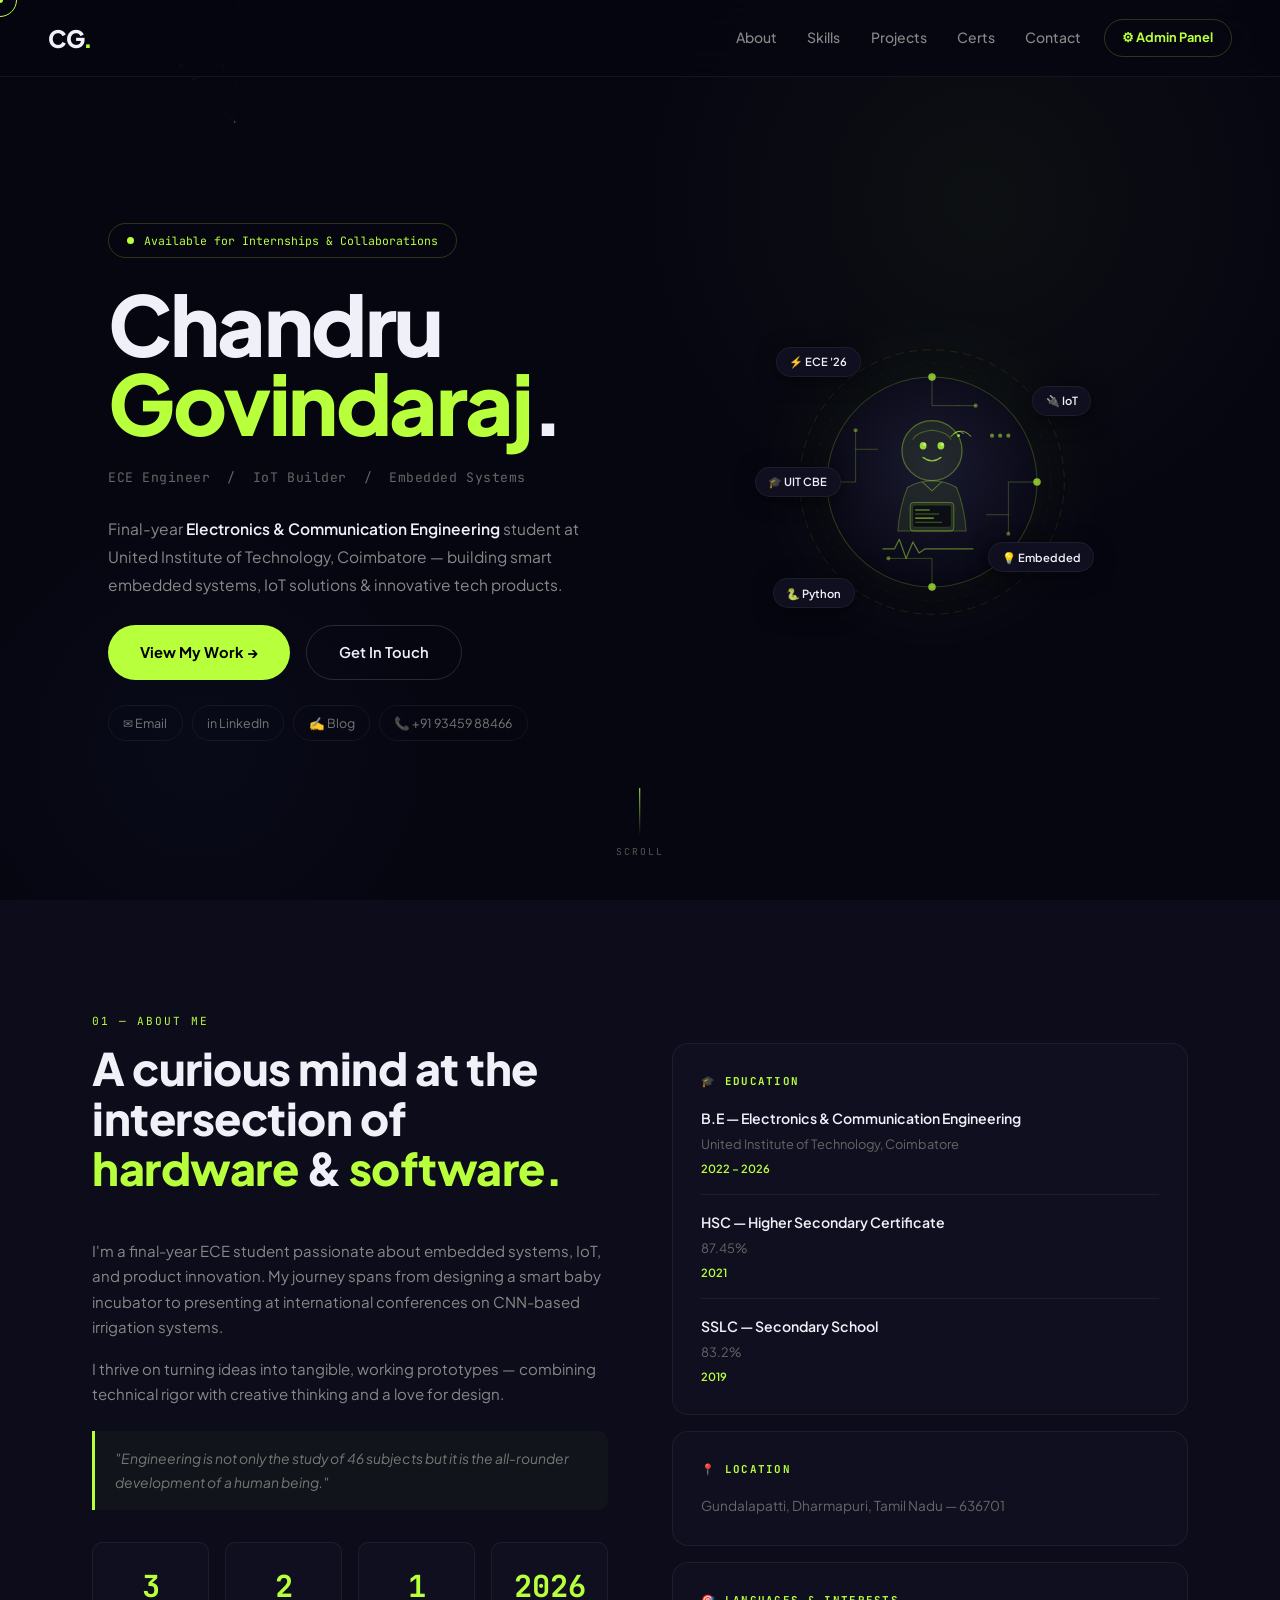
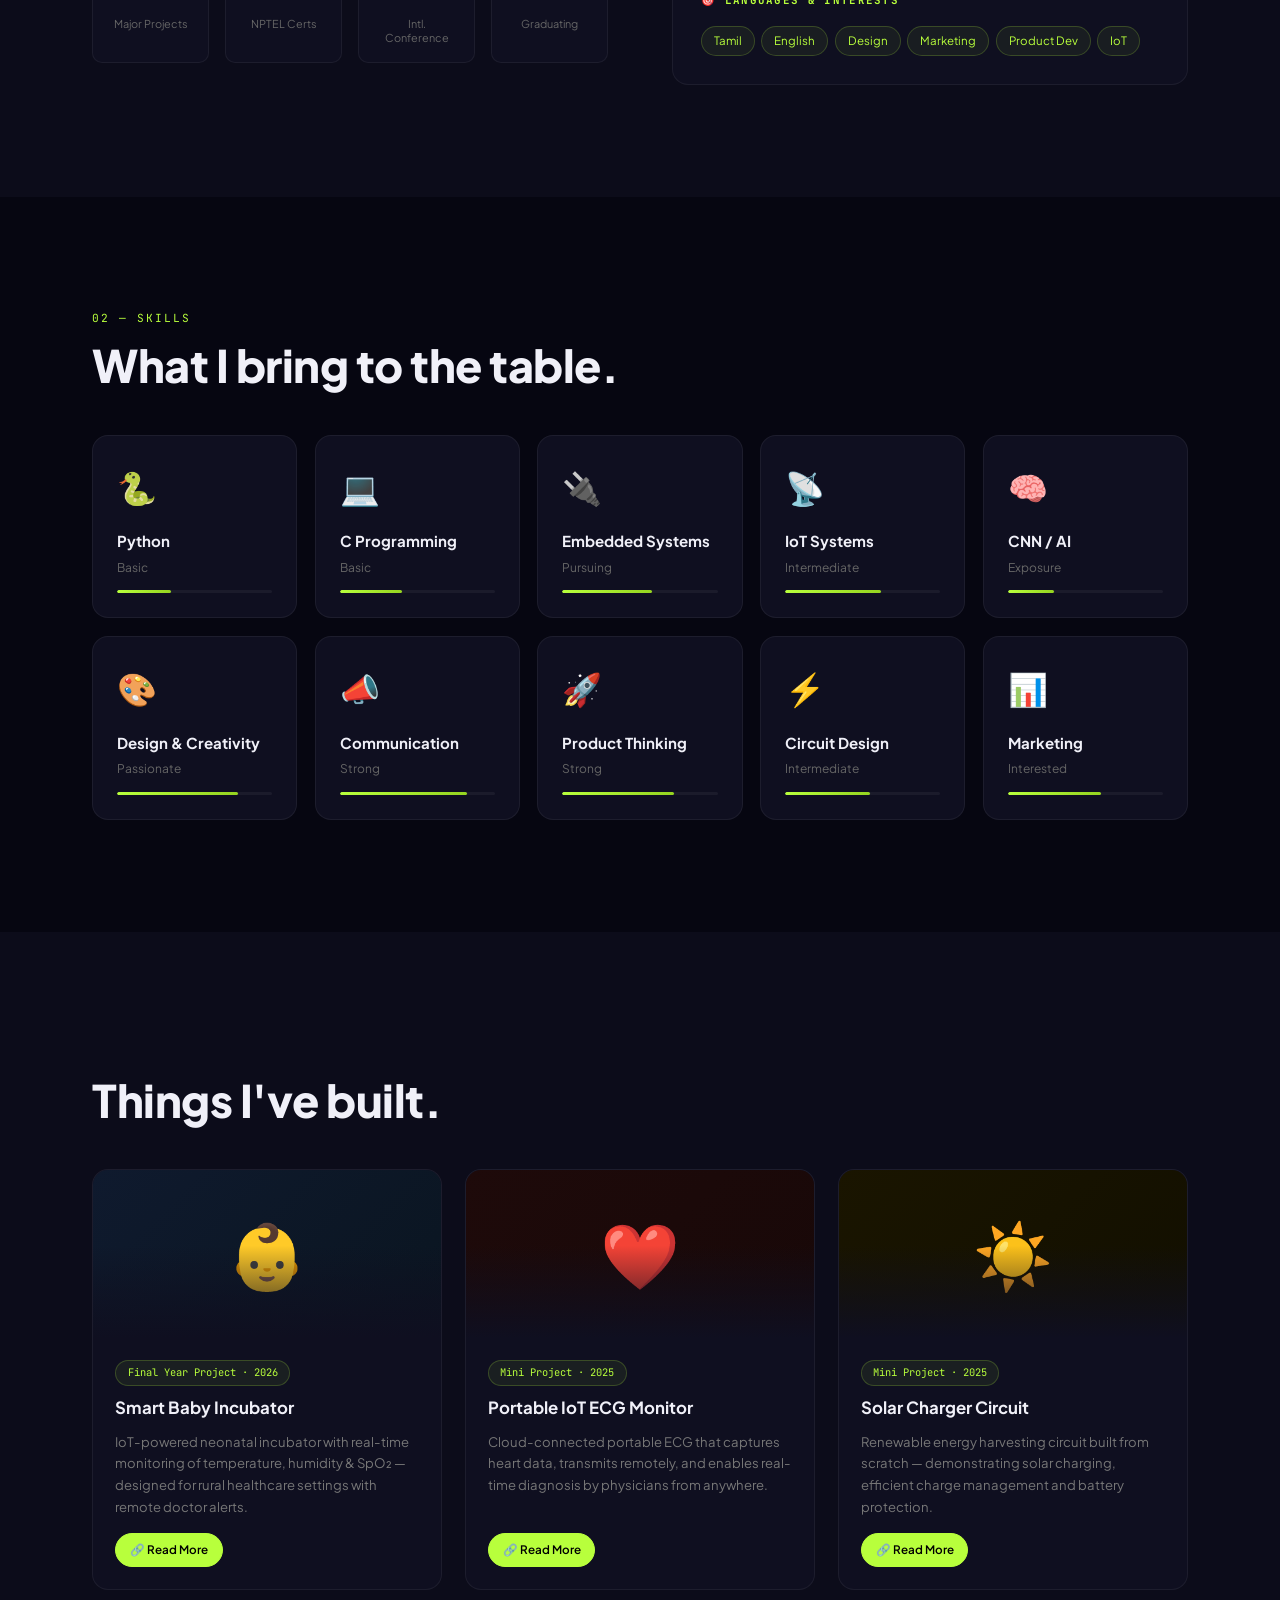
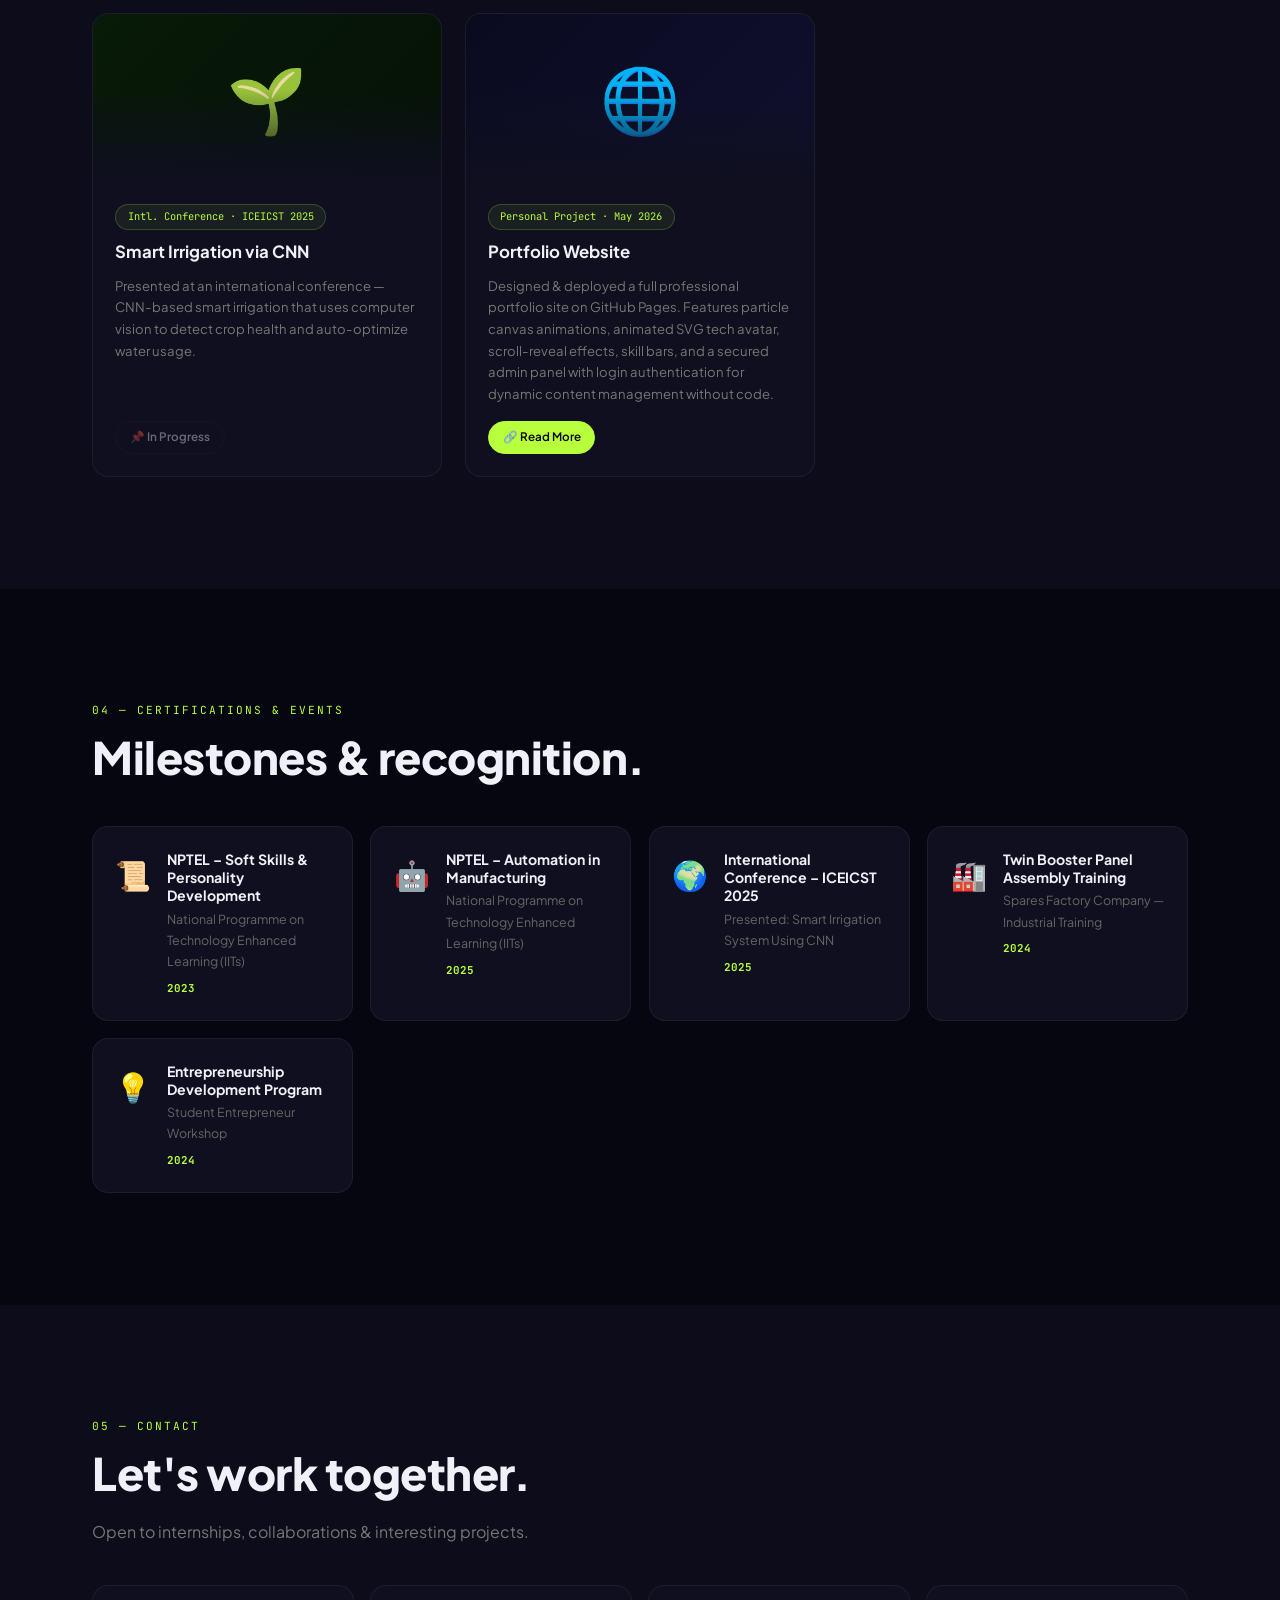
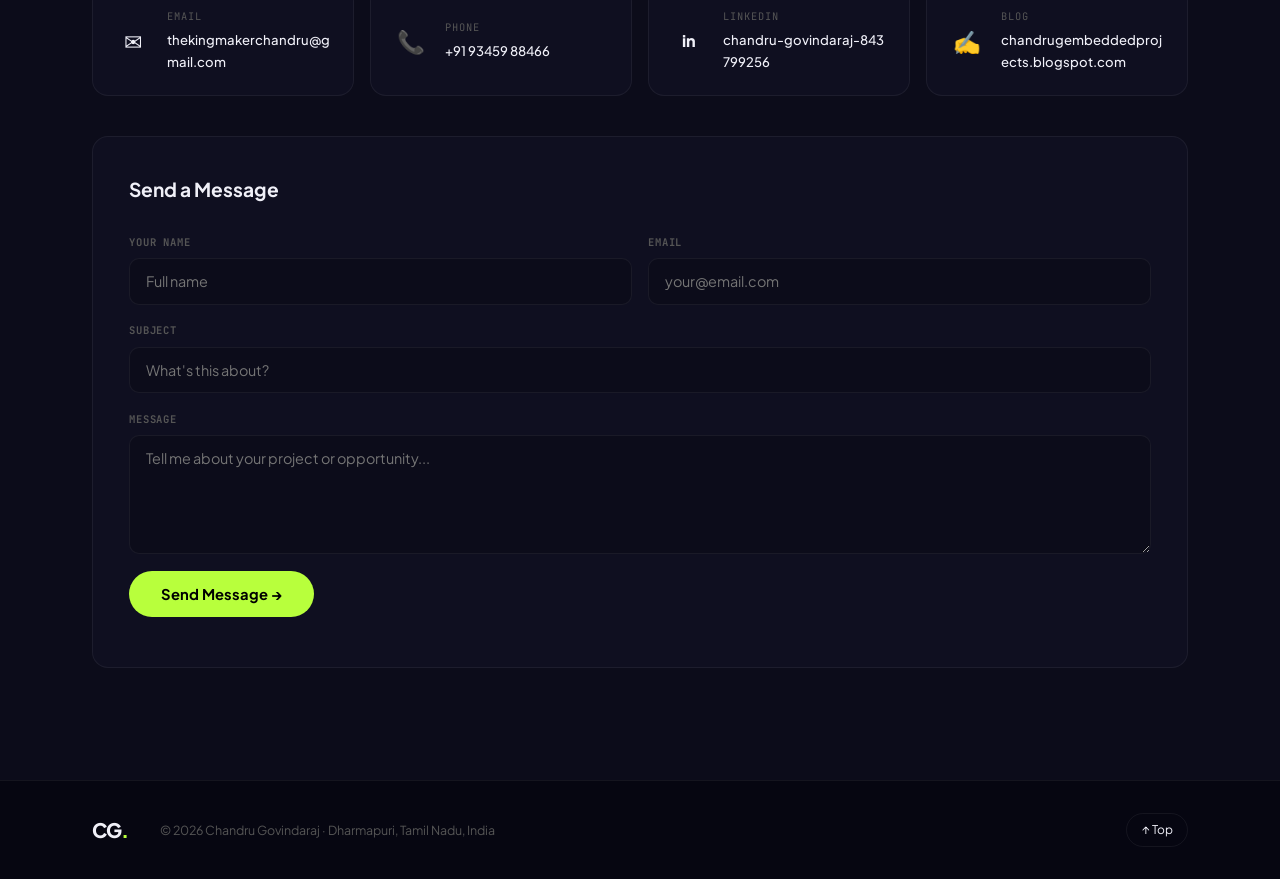
<file: index.html>
<!DOCTYPE html>
<html lang="en">
<head>
<meta charset="UTF-8"/>
<meta name="viewport" content="width=device-width,initial-scale=1.0"/>
<title>Chandru Govindaraj — ECE Engineer & Innovator</title>
<meta name="description" content="Portfolio of Chandru Govindaraj — ECE Engineer, IoT Builder & Embedded Systems enthusiast from Tamil Nadu."/>
<link rel="preconnect" href="https://fonts.googleapis.com"/>
<link rel="preconnect" href="https://fonts.gstatic.com" crossorigin/>
<link href="https://fonts.googleapis.com/css2?family=Plus+Jakarta+Sans:wght@300;400;500;600;700;800;900&family=JetBrains+Mono:wght@400;500;700&display=swap" rel="stylesheet"/>
<style>
/* ═══ TOKENS ═══ */
:root {
  --bg: #060611; --bg2: #0c0c1a; --bg3: #111125;
  --card: #0f0f20; --cardh: #16162a;
  --acc: #b8ff3c; --acc2: #95d420; --accg: rgba(184,255,60,0.15);
  --txt: #f0f0f8; --muted: #6868888;
  --bdr: rgba(255,255,255,0.06); --bdra: rgba(184,255,60,0.2);
  --glow: 0 0 60px rgba(184,255,60,0.08);
  --r: 16px; --rs: 10px;
  --ease: cubic-bezier(0.4,0,0.2,1); --spd: 0.3s;
  --f1: 'Plus Jakarta Sans', sans-serif;
  --f2: 'JetBrains Mono', monospace;
}
*, *::before, *::after { box-sizing: border-box; margin: 0; padding: 0; }
html { scroll-behavior: smooth; }
body {
  background: var(--bg); color: var(--txt);
  font-family: var(--f1); line-height: 1.7;
  overflow-x: hidden; cursor: none;
  -webkit-font-smoothing: antialiased;
}
a { text-decoration: none; color: inherit; }
button { font-family: var(--f1); }
::selection { background: var(--acc); color: #000; }
::-webkit-scrollbar { width: 4px; }
::-webkit-scrollbar-track { background: var(--bg); }
::-webkit-scrollbar-thumb { background: var(--bdra); border-radius: 4px; }

/* ═══ LOADER ═══ */
#loader {
  position: fixed; inset: 0; z-index: 9999;
  background: var(--bg);
  display: flex; flex-direction: column; align-items: center; justify-content: center; gap: 20px;
  transition: opacity 0.6s ease, visibility 0.6s ease;
}
#loader.done { opacity: 0; visibility: hidden; }
.ld-logo { font-family: var(--f1); font-size: 3rem; font-weight: 900; color: var(--acc); letter-spacing: -2px; }
.ld-bar { width: 160px; height: 2px; background: var(--bdr); border-radius: 2px; overflow: hidden; }
.ld-fill { height: 100%; width: 0; background: var(--acc); border-radius: 2px; animation: ldFill 0.9s var(--ease) forwards; }
@keyframes ldFill { to { width: 100%; } }

/* ═══ CURSOR ═══ */
#cur { position: fixed; top: 0; left: 0; width: 34px; height: 34px; border: 1.5px solid var(--acc); border-radius: 50%; pointer-events: none; z-index: 9998; transform: translate(-50%,-50%); transition: width 0.22s, height 0.22s, background 0.22s; mix-blend-mode: normal; }
#cur2 { position: fixed; top: 0; left: 0; width: 6px; height: 6px; background: var(--acc); border-radius: 50%; pointer-events: none; z-index: 9999; transform: translate(-50%,-50%); }
body.hov #cur { width: 52px; height: 52px; background: rgba(184,255,60,0.08); }

/* ═══ NAV ═══ */
.nav {
  position: fixed; inset: 0 0 auto 0; z-index: 500;
  display: flex; align-items: center; gap: 0.5rem;
  padding: 1.1rem 3rem;
  background: rgba(6,6,17,0.85); backdrop-filter: blur(24px);
  border-bottom: 1px solid var(--bdr);
  transition: padding var(--spd) var(--ease);
}
.nav.scrolled { padding: 0.7rem 3rem; }
.nav-logo { font-family: var(--f1); font-size: 1.5rem; font-weight: 900; letter-spacing: -1.5px; margin-right: auto; }
.nav-logo span { color: var(--acc); }
.nav-links { display: flex; list-style: none; gap: 0.1rem; }
.nav-links a { display: block; padding: 0.45rem 0.9rem; border-radius: 50px; font-size: 0.875rem; font-weight: 500; color: #888; transition: color var(--spd), background var(--spd); }
.nav-links a:hover, .nav-links a.active { color: var(--txt); background: rgba(255,255,255,0.05); }
.nav-admin { padding: 0.46rem 1.1rem; border: 1px solid var(--bdra); border-radius: 50px; font-size: 0.8rem; font-weight: 700; color: var(--acc); transition: background var(--spd), color var(--spd); white-space: nowrap; }
.nav-admin:hover { background: var(--acc); color: #000; }
.hamburger { display: none; flex-direction: column; gap: 5px; background: none; border: none; cursor: pointer; padding: 4px; }
.hamburger span { display: block; width: 22px; height: 2px; background: var(--txt); border-radius: 2px; transition: var(--spd) var(--ease); }

/* Mobile menu */
.mob { position: fixed; inset: 0; z-index: 490; background: var(--bg2); display: none; flex-direction: column; align-items: center; justify-content: center; gap: 2rem; }
.mob.open { display: flex; }
.mob-close { position: absolute; top: 1.5rem; right: 1.5rem; background: none; border: none; font-size: 1.5rem; color: #888; cursor: pointer; }
.mob a { font-size: 2rem; font-weight: 800; transition: color var(--spd); }
.mob a:hover { color: var(--acc); }

/* ═══ UTILITIES ═══ */
.wrap { max-width: 1160px; margin: 0 auto; padding: 0 2rem; }
.section { padding: 7rem 0; }
.section.alt { background: var(--bg2); }
.reveal { opacity: 0; transform: translateY(30px); transition: opacity 0.7s var(--ease), transform 0.7s var(--ease); }
.reveal.in { opacity: 1; transform: none; }
.sec-label { font-family: var(--f2); font-size: 0.7rem; color: var(--acc); letter-spacing: 0.18em; text-transform: uppercase; display: block; margin-bottom: 0.75rem; }
.sec-h2 { font-size: clamp(1.9rem, 3.8vw, 2.8rem); font-weight: 800; line-height: 1.12; letter-spacing: -0.5px; margin-bottom: 2.75rem; }
.sec-h2 em { color: var(--acc); font-style: normal; }
.btn-solid { display: inline-flex; align-items: center; gap: 0.5rem; padding: 0.88rem 2rem; background: var(--acc); color: #000; font-family: var(--f1); font-size: 0.92rem; font-weight: 700; border-radius: 50px; border: none; cursor: pointer; position: relative; overflow: hidden; transition: transform var(--spd) var(--ease), box-shadow var(--spd) var(--ease); }
.btn-solid::before { content: ''; position: absolute; inset: 0; background: rgba(255,255,255,0.28); transform: translateX(-110%) skewX(-18deg); transition: transform 0.5s var(--ease); }
.btn-solid:hover::before { transform: translateX(110%) skewX(-18deg); }
.btn-solid:hover { transform: translateY(-3px); box-shadow: 0 14px 36px rgba(184,255,60,0.28); }
.btn-solid:active { transform: translateY(-1px); }
.btn-ghost { display: inline-flex; align-items: center; gap: 0.5rem; padding: 0.88rem 2rem; border: 1.5px solid rgba(255,255,255,0.14); border-radius: 50px; font-family: var(--f1); font-size: 0.92rem; font-weight: 600; color: var(--txt); transition: border-color var(--spd), color var(--spd), transform var(--spd); }
.btn-ghost:hover { border-color: var(--acc); color: var(--acc); transform: translateY(-3px); }

/* ═══ HERO ═══ */
.hero { min-height: 100vh; display: flex; align-items: center; padding: 9rem 0 5rem; position: relative; overflow: hidden; }
.hero-canvas { position: absolute; inset: 0; z-index: 0; pointer-events: none; }
.hero-glow1 { position: absolute; width: 700px; height: 700px; border-radius: 50%; background: radial-gradient(circle, rgba(184,255,60,0.04) 0%, transparent 70%); top: -150px; right: -50px; pointer-events: none; z-index: 0; }
.hero-glow2 { position: absolute; width: 500px; height: 500px; border-radius: 50%; background: radial-gradient(circle, rgba(100,150,255,0.03) 0%, transparent 70%); bottom: -100px; left: -50px; pointer-events: none; z-index: 0; }
.hero-inner { display: grid; grid-template-columns: 1fr 480px; align-items: center; gap: 4rem; position: relative; z-index: 1; }
.hero-left { display: flex; flex-direction: column; gap: 1.6rem; }
.hero-badge { display: inline-flex; align-items: center; gap: 0.65rem; padding: 0.42rem 1.1rem; border: 1px solid var(--bdra); border-radius: 50px; font-family: var(--f2); font-size: 0.72rem; color: var(--acc); width: fit-content; animation: fadeUp 0.6s 0.1s var(--ease) both; }
.badge-dot { width: 7px; height: 7px; background: var(--acc); border-radius: 50%; animation: blink 2s ease infinite; }
@keyframes blink { 0%,100%{opacity:1} 50%{opacity:0.3} }
.hero-name { font-size: clamp(3rem, 6.5vw, 5.8rem); font-weight: 900; line-height: 0.95; letter-spacing: -2.5px; animation: fadeUp 0.6s 0.2s var(--ease) both; }
.hero-name .ln1 { display: block; color: var(--txt); }
.hero-name .ln2 { display: block; color: var(--acc); }
.hero-role { font-family: var(--f2); font-size: 0.82rem; color: #666; letter-spacing: 0.04em; animation: fadeUp 0.6s 0.3s var(--ease) both; }
.hero-bio { font-size: 0.97rem; color: #888; line-height: 1.8; max-width: 520px; animation: fadeUp 0.6s 0.4s var(--ease) both; }
.hero-bio strong { color: var(--txt); font-weight: 600; }
.hero-btns { display: flex; gap: 1rem; flex-wrap: wrap; animation: fadeUp 0.6s 0.5s var(--ease) both; }
.hero-pills { display: flex; gap: 0.55rem; flex-wrap: wrap; animation: fadeUp 0.6s 0.6s var(--ease) both; }
.pill { padding: 0.38rem 0.9rem; border: 1px solid var(--bdr); border-radius: 50px; font-size: 0.78rem; color: #777; transition: border-color var(--spd), color var(--spd), transform var(--spd); }
.pill:hover { border-color: var(--acc); color: var(--acc); transform: translateY(-2px); }
@keyframes fadeUp { from { opacity: 0; transform: translateY(22px); } to { opacity: 1; transform: none; } }

/* Avatar */
.hero-right { display: flex; align-items: center; justify-content: center; animation: fadeUp 0.7s 0.35s var(--ease) both; }
.av-wrap { position: relative; display: flex; align-items: center; justify-content: center; }
.av-svg { width: 100%; max-width: 450px; filter: drop-shadow(0 0 50px rgba(184,255,60,0.07)); }
.spin-cw  { animation: spinCW  24s linear infinite; transform-origin: 220px 220px; }
.spin-ccw { animation: spinCCW 18s linear infinite; transform-origin: 220px 220px; }
@keyframes spinCW  { to { transform: rotate(360deg); } }
@keyframes spinCCW { to { transform: rotate(-360deg); } }
.pr-anim { animation: prAnim 2.6s ease-out infinite; }
.pr-anim:nth-child(2) { animation-delay: 0.65s; }
.pr-anim:nth-child(3) { animation-delay: 1.3s; }
.pr-anim:nth-child(4) { animation-delay: 1.95s; }
@keyframes prAnim { 0% { opacity: 0.8; } 100% { opacity: 0; transform: scale(2.2); } }
.blink-g circle { animation: bkG 1.2s ease infinite; }
.blink-g circle:nth-child(2) { animation-delay: 0.4s; }
.blink-g circle:nth-child(3) { animation-delay: 0.8s; }
@keyframes bkG { 0%,100%{opacity:0.35} 50%{opacity:1} }
.fc { position: absolute; background: var(--card); border: 1px solid var(--bdr); border-radius: 50px; padding: 0.28rem 0.78rem; font-size: 0.7rem; font-weight: 600; white-space: nowrap; box-shadow: 0 4px 20px rgba(0,0,0,0.5); animation: fcFloat 4s ease-in-out infinite; }
.fc1 { top: 5%;  left: -2%;  animation-delay: 0s; }
.fc2 { top: 18%; right: -3%; animation-delay: 1s; }
.fc3 { bottom: 20%; right: -4%; animation-delay: 2s; }
.fc4 { bottom: 8%;  left: -3%; animation-delay: 3s; }
.fc5 { top: 45%; left: -9%; animation-delay: 1.5s; }
@keyframes fcFloat { 0%,100%{transform:translateY(0)} 50%{transform:translateY(-9px)} }

/* Scroll indicator */
.scrl { position: absolute; bottom: 2.5rem; left: 50%; transform: translateX(-50%); display: flex; flex-direction: column; align-items: center; gap: 0.5rem; z-index: 1; }
.scrl-line { width: 1px; height: 48px; background: linear-gradient(to bottom, var(--acc), transparent); animation: scrlAnim 2s ease infinite; }
@keyframes scrlAnim { 0%,100%{opacity:1} 50%{opacity:0.3;transform:scaleY(0.5)} }
.scrl span { font-family: var(--f2); font-size: 0.6rem; letter-spacing: 0.2em; color: #555; text-transform: uppercase; }

/* ═══ ABOUT ═══ */
.about-grid { display: grid; grid-template-columns: 1fr 1fr; gap: 4rem; align-items: start; }
.about-text p { color: #888; font-size: 0.94rem; margin-bottom: 1rem; }
.about-quote { margin: 1.5rem 0; padding: 1rem 1.25rem; border-left: 3px solid var(--acc); background: rgba(184,255,60,0.03); border-radius: 0 var(--rs) var(--rs) 0; font-style: italic; font-size: 0.87rem; color: #777; }
.stats-row { display: grid; grid-template-columns: repeat(4,1fr); gap: 1rem; margin-top: 2rem; }
.st { text-align: center; padding: 1.1rem; background: var(--card); border: 1px solid var(--bdr); border-radius: var(--rs); transition: border-color var(--spd), transform var(--spd); }
.st:hover { border-color: var(--bdra); transform: translateY(-3px); }
.st-n { display: block; font-family: var(--f2); font-size: 1.9rem; font-weight: 700; color: var(--acc); }
.st-l { display: block; font-size: 0.68rem; color: #666; margin-top: 0.25rem; line-height: 1.3; }
.acard { background: var(--card); border: 1px solid var(--bdr); border-radius: var(--r); padding: 1.75rem; transition: border-color var(--spd), box-shadow var(--spd); }
.acard:hover { border-color: var(--bdra); box-shadow: var(--glow); }
.acard + .acard { margin-top: 1rem; }
.acard-head { font-family: var(--f2); font-size: 0.68rem; font-weight: 700; color: var(--acc); letter-spacing: 0.12em; text-transform: uppercase; margin-bottom: 1rem; }
.edu-item { padding-bottom: 1rem; margin-bottom: 1rem; border-bottom: 1px solid var(--bdr); }
.edu-item:last-child { padding-bottom: 0; margin-bottom: 0; border-bottom: none; }
.edu-title { font-size: 0.88rem; font-weight: 600; margin-bottom: 0.2rem; }
.edu-sub { font-size: 0.8rem; color: #666; }
.edu-yr { font-size: 0.7rem; color: var(--acc); font-weight: 600; margin-top: 0.2rem; }
.chip-row { display: flex; flex-wrap: wrap; gap: 0.4rem; }
.chip { padding: 0.28rem 0.75rem; background: rgba(184,255,60,0.06); border: 1px solid var(--bdra); border-radius: 50px; font-size: 0.72rem; color: var(--acc); }

/* ═══ SKILLS ═══ */
.skills-grid { display: grid; grid-template-columns: repeat(auto-fill, minmax(205px,1fr)); gap: 1.1rem; }
.sk { background: var(--card); border: 1px solid var(--bdr); border-radius: var(--r); padding: 1.5rem; position: relative; overflow: hidden; transition: border-color var(--spd), transform var(--spd), box-shadow var(--spd); }
.sk::before { content: ''; position: absolute; top: 0; left: 0; right: 0; height: 2px; background: linear-gradient(90deg, var(--acc), var(--acc2)); transform: scaleX(0); transform-origin: left; transition: transform var(--spd); }
.sk:hover { border-color: var(--bdra); transform: translateY(-5px); box-shadow: var(--glow); }
.sk:hover::before { transform: scaleX(1); }
.sk-icon { font-size: 2rem; margin-bottom: 0.9rem; }
.sk-name { font-size: 0.94rem; font-weight: 700; margin-bottom: 0.25rem; }
.sk-level { font-size: 0.75rem; color: #666; margin-bottom: 0.75rem; }
.sk-bar { height: 3px; background: rgba(255,255,255,0.05); border-radius: 2px; overflow: hidden; }
.sk-fill { height: 100%; background: linear-gradient(90deg, var(--acc), var(--acc2)); border-radius: 2px; width: 0; transition: width 1.3s var(--ease); }

/* ═══ PROJECTS ═══ */
.proj-grid { display: grid; grid-template-columns: repeat(auto-fill, minmax(320px,1fr)); gap: 1.4rem; }
.pj { background: var(--card); border: 1px solid var(--bdr); border-radius: var(--r); overflow: hidden; display: flex; flex-direction: column; transition: border-color var(--spd), transform var(--spd), box-shadow var(--spd); }
.pj:hover { border-color: var(--bdra); transform: translateY(-7px); box-shadow: 0 24px 60px rgba(0,0,0,0.4), var(--glow); }
.pj-thumb { height: 168px; display: flex; align-items: center; justify-content: center; font-size: 4rem; position: relative; overflow: hidden; }
.pj-thumb::after { content: ''; position: absolute; inset: 0; background: linear-gradient(to bottom, transparent 45%, var(--card)); }
.pj-body { padding: 1.4rem; flex: 1; display: flex; flex-direction: column; gap: 0.5rem; }
.pj-tag { display: inline-block; padding: 0.2rem 0.7rem; background: rgba(184,255,60,0.07); border: 1px solid var(--bdra); border-radius: 50px; font-family: var(--f2); font-size: 0.65rem; color: var(--acc); width: fit-content; }
.pj-title { font-size: 1.05rem; font-weight: 700; }
.pj-desc { font-size: 0.82rem; color: #777; flex: 1; line-height: 1.65; }
.pj-links { display: flex; gap: 0.6rem; margin-top: 0.5rem; flex-wrap: wrap; }
.pj-link { display: inline-flex; align-items: center; gap: 0.3rem; padding: 0.36rem 0.85rem; border: 1px solid var(--bdr); border-radius: 50px; font-size: 0.73rem; font-weight: 600; transition: border-color var(--spd), color var(--spd), transform var(--spd); }
.pj-link:hover { border-color: var(--acc); color: var(--acc); transform: translateY(-2px); }
.pj-link.prim { background: var(--acc); color: #000; border-color: var(--acc); }
.pj-link.prim:hover { background: var(--acc2); border-color: var(--acc2); color: #000; }

/* ═══ CERTS ═══ */
.certs-grid { display: grid; grid-template-columns: repeat(auto-fill, minmax(260px,1fr)); gap: 1.1rem; }
.ct { background: var(--card); border: 1px solid var(--bdr); border-radius: var(--r); padding: 1.4rem; display: flex; align-items: flex-start; gap: 1rem; transition: border-color var(--spd), transform var(--spd), box-shadow var(--spd); }
.ct:hover { border-color: var(--bdra); transform: translateY(-4px); box-shadow: var(--glow); }
.ct-icon { font-size: 1.8rem; flex-shrink: 0; }
.ct-name { font-size: 0.88rem; font-weight: 700; margin-bottom: 0.25rem; line-height: 1.3; }
.ct-body { font-size: 0.78rem; color: #666; margin-bottom: 0.4rem; }
.ct-yr { font-family: var(--f2); font-size: 0.68rem; color: var(--acc); font-weight: 700; }

/* ═══ CONTACT ═══ */
.contact-sub { color: #777; margin-bottom: 2.5rem; margin-top: -1.5rem; }
.contact-cards { display: grid; grid-template-columns: repeat(auto-fill, minmax(220px,1fr)); gap: 1rem; margin-bottom: 2.5rem; }
.cc { background: var(--card); border: 1px solid var(--bdr); border-radius: var(--r); padding: 1.35rem; display: flex; align-items: center; gap: 1rem; transition: border-color var(--spd), transform var(--spd), box-shadow var(--spd); }
.cc:hover { border-color: var(--bdra); transform: translateY(-4px); box-shadow: var(--glow); }
.cc-icon { font-size: 1.4rem; flex-shrink: 0; width: 36px; text-align: center; }
.cc-lbl { font-family: var(--f2); font-size: 0.65rem; color: #555; text-transform: uppercase; letter-spacing: 0.1em; margin-bottom: 0.2rem; }
.cc-val { font-size: 0.82rem; font-weight: 500; word-break: break-all; }
.cform { background: var(--card); border: 1px solid var(--bdr); border-radius: var(--r); padding: 2.25rem; }
.cform h3 { font-size: 1.2rem; font-weight: 700; margin-bottom: 1.75rem; }
.f2 { display: grid; grid-template-columns: 1fr 1fr; gap: 1rem; }
.fg { display: flex; flex-direction: column; gap: 0.42rem; margin-bottom: 1.1rem; }
.fg label { font-family: var(--f2); font-size: 0.66rem; font-weight: 700; color: #555; text-transform: uppercase; letter-spacing: 0.08em; }
.fg input, .fg textarea { background: var(--bg2); border: 1.5px solid var(--bdr); border-radius: var(--rs); padding: 0.82rem 1rem; color: var(--txt); font-family: var(--f1); font-size: 0.9rem; outline: none; resize: vertical; transition: border-color var(--spd), box-shadow var(--spd); }
.fg input:focus, .fg textarea:focus { border-color: var(--acc); box-shadow: 0 0 0 3px rgba(184,255,60,0.07); }
#fmsg { margin-top: 0.85rem; font-size: 0.88rem; font-weight: 600; color: var(--acc); }

/* ═══ FOOTER ═══ */
.footer { padding: 2rem 0; border-top: 1px solid var(--bdr); }
.footer-in { display: flex; align-items: center; gap: 2rem; flex-wrap: wrap; }
.f-logo { font-size: 1.25rem; font-weight: 900; letter-spacing: -1px; }
.f-logo span { color: var(--acc); }
.f-copy { color: #555; font-size: 0.78rem; flex: 1; }
.f-top { padding: 0.38rem 0.9rem; border: 1px solid var(--bdr); border-radius: 50px; font-size: 0.75rem; transition: border-color var(--spd), color var(--spd), transform var(--spd); }
.f-top:hover { border-color: var(--acc); color: var(--acc); transform: translateY(-2px); }

/* ═══ RESPONSIVE ═══ */
@media (max-width: 980px) {
  .hero-inner { grid-template-columns: 1fr; gap: 3rem; }
  .hero-right { order: -1; }
  .av-svg { max-width: 300px; }
  .about-grid { grid-template-columns: 1fr; gap: 2rem; }
  .stats-row { grid-template-columns: repeat(2,1fr); }
  .nav { padding: 1rem 1.5rem; }
  .nav.scrolled { padding: 0.65rem 1.5rem; }
}
@media (max-width: 640px) {
  .nav-links, .nav-admin { display: none; }
  .hamburger { display: flex; }
  .hero { padding: 7rem 0 4rem; }
  .section { padding: 4.5rem 0; }
  .hero-name { font-size: clamp(2.7rem,12vw,4rem); letter-spacing: -1.5px; }
  .f2 { grid-template-columns: 1fr; }
  .fc1,.fc4 { left: -1%; } .fc2,.fc3 { right: -1%; } .fc5 { display: none; }
}
</style>
</head>
<body>

<!-- LOADER -->
<div id="loader">
  <div class="ld-logo">CG.</div>
  <div class="ld-bar"><div class="ld-fill"></div></div>
</div>

<!-- CURSOR -->
<div id="cur"></div>
<div id="cur2"></div>

<!-- NAV -->
<nav class="nav" id="nav">
  <a href="#home" class="nav-logo">CG<span>.</span></a>
  <ul class="nav-links">
    <li><a href="#about" class="nav-a">About</a></li>
    <li><a href="#skills" class="nav-a">Skills</a></li>
    <li><a href="#projects" class="nav-a">Projects</a></li>
    <li><a href="#certs" class="nav-a">Certs</a></li>
    <li><a href="#contact" class="nav-a">Contact</a></li>
  </ul>
  <a href="admin/login.html" class="nav-admin">⚙ Admin Panel</a>
  <button class="hamburger" id="ham"><span></span><span></span><span></span></button>
</nav>

<!-- MOBILE MENU -->
<div class="mob" id="mob">
  <button class="mob-close" onclick="closeMob()">✕</button>
  <a href="#about"    onclick="closeMob()">About</a>
  <a href="#skills"   onclick="closeMob()">Skills</a>
  <a href="#projects" onclick="closeMob()">Projects</a>
  <a href="#certs"    onclick="closeMob()">Certs</a>
  <a href="#contact"  onclick="closeMob()">Contact</a>
  <a href="admin/login.html" style="color:var(--acc)">⚙ Admin</a>
</div>

<!-- ═══════════ HERO ═══════════ -->
<section class="hero" id="home">
  <canvas class="hero-canvas" id="heroCanvas"></canvas>
  <div class="hero-glow1"></div>
  <div class="hero-glow2"></div>
  <div class="wrap hero-inner">

    <!-- LEFT -->
    <div class="hero-left">
      <div class="hero-badge">
        <span class="badge-dot"></span>
        Available for Internships &amp; Collaborations
      </div>
      <h1 class="hero-name">
        <span class="ln1">Chandru</span>
        <span class="ln2">Govindaraj<span style="color:var(--txt)">.</span></span>
      </h1>
      <p class="hero-role">ECE Engineer &nbsp;/&nbsp; IoT Builder &nbsp;/&nbsp; Embedded Systems</p>
      <p class="hero-bio">Final-year <strong>Electronics &amp; Communication Engineering</strong> student at United Institute of Technology, Coimbatore — building smart embedded systems, IoT solutions &amp; innovative tech products.</p>
      <div class="hero-btns">
        <a href="#projects" class="btn-solid">View My Work →</a>
        <a href="#contact"  class="btn-ghost">Get In Touch</a>
      </div>
      <div class="hero-pills">
        <a href="mailto:thekingmakerchandru@gmail.com" class="pill">✉ Email</a>
        <a href="https://linkedin.com/in/chandru-govindaraj-843799256" target="_blank" class="pill">in LinkedIn</a>
        <a href="https://chandrugembeddedprojects.blogspot.com" target="_blank" class="pill">✍ Blog</a>
        <a href="tel:+919345988466" class="pill">📞 +91 93459 88466</a>
      </div>
    </div>

    <!-- RIGHT — SVG Avatar -->
    <div class="hero-right">
      <div class="av-wrap">
        <svg class="av-svg" viewBox="0 0 440 440" xmlns="http://www.w3.org/2000/svg">
          <defs>
            <radialGradient id="bg1" cx="50%" cy="42%" r="56%">
              <stop offset="0%" stop-color="#1a1a30"/>
              <stop offset="100%" stop-color="#080815"/>
            </radialGradient>
            <radialGradient id="glow1" cx="50%" cy="50%" r="50%">
              <stop offset="0%" stop-color="rgba(184,255,60,0.16)"/>
              <stop offset="100%" stop-color="transparent"/>
            </radialGradient>
            <filter id="sf"><feGaussianBlur stdDeviation="5"/></filter>
          </defs>

          <!-- glow bg -->
          <circle cx="220" cy="220" r="200" fill="url(#glow1)" filter="url(#sf)"/>

          <!-- spinning rings -->
          <circle cx="220" cy="220" r="194" fill="none" stroke="rgba(184,255,60,0.12)" stroke-width="1.2" stroke-dasharray="12 8" class="spin-cw"/>
          <circle cx="220" cy="220" r="174" fill="none" stroke="rgba(184,255,60,0.06)" stroke-width="1"   stroke-dasharray="5 15" class="spin-ccw"/>

          <!-- main circle -->
          <circle cx="220" cy="220" r="154" fill="url(#bg1)" stroke="rgba(184,255,60,0.22)" stroke-width="1.5"/>

          <!-- circuit traces -->
          <g stroke="rgba(184,255,60,0.26)" stroke-width="1.4" fill="none" stroke-linecap="round" stroke-linejoin="round">
            <polyline points="66,220 108,220 108,172 140,172"/>
            <polyline points="374,220 332,220 332,268 300,268"/>
            <polyline points="220,66  220,108 258,108"/>
            <polyline points="220,374 220,332 182,332"/>
            <line x1="108" y1="172" x2="108" y2="144"/>
            <line x1="332" y1="268" x2="332" y2="296"/>
            <line x1="258" y1="108" x2="284" y2="108"/>
            <line x1="182" y1="332" x2="156" y2="332"/>
          </g>

          <!-- corner nodes + pulse rings -->
          <circle cx="66"  cy="220" r="5.5" fill="rgba(184,255,60,0.7)" class="pr-anim"/>
          <circle cx="374" cy="220" r="5.5" fill="rgba(184,255,60,0.7)" class="pr-anim"/>
          <circle cx="220" cy="66"  r="5.5" fill="rgba(184,255,60,0.7)" class="pr-anim"/>
          <circle cx="220" cy="374" r="5.5" fill="rgba(184,255,60,0.7)" class="pr-anim"/>
          <!-- inner nodes -->
          <g fill="rgba(184,255,60,0.4)">
            <circle cx="108" cy="144" r="3"/> <circle cx="332" cy="296" r="3"/>
            <circle cx="284" cy="108" r="3"/> <circle cx="156" cy="332" r="3"/>
          </g>

          <!-- HEAD -->
          <circle cx="220" cy="174" r="44" fill="rgba(184,255,60,0.07)" stroke="rgba(184,255,60,0.36)" stroke-width="1.8"/>
          <!-- eyes -->
          <ellipse cx="207" cy="167" rx="5" ry="5.5" fill="rgba(184,255,60,0.82)"/>
          <ellipse cx="233" cy="167" rx="5" ry="5.5" fill="rgba(184,255,60,0.82)"/>
          <circle  cx="209" cy="165" r="2" fill="white" opacity="0.55"/>
          <circle  cx="235" cy="165" r="2" fill="white" opacity="0.55"/>
          <!-- smile -->
          <path d="M 207 184 Q 220 194 233 184" stroke="rgba(184,255,60,0.75)" stroke-width="2" fill="none" stroke-linecap="round"/>
          <!-- hair -->
          <path d="M 192 158 Q 196 147 220 144 Q 244 147 248 158" stroke="rgba(184,255,60,0.28)" stroke-width="1.5" fill="none"/>

          <!-- BODY -->
          <path d="M 184 228 Q 172 258 170 292 L 270 292 Q 268 258 256 228 Q 240 218 220 218 Q 200 218 184 228 Z" fill="rgba(184,255,60,0.07)" stroke="rgba(184,255,60,0.28)" stroke-width="1.5"/>
          <!-- collar -->
          <path d="M 206 220 L 220 233 L 234 220" stroke="rgba(184,255,60,0.4)" stroke-width="1.5" fill="none" stroke-linecap="round"/>

          <!-- LAPTOP -->
          <rect x="188" y="250" width="64" height="42" rx="5" fill="rgba(184,255,60,0.06)" stroke="rgba(184,255,60,0.36)" stroke-width="1.4"/>
          <rect x="192" y="254" width="56" height="32" rx="3" fill="rgba(6,6,17,0.8)" stroke="rgba(184,255,60,0.15)" stroke-width="0.8"/>
          <!-- code lines -->
          <line x1="196" y1="261" x2="216" y2="261" stroke="rgba(184,255,60,0.68)" stroke-width="1.6" stroke-linecap="round"/>
          <line x1="196" y1="267" x2="230" y2="267" stroke="rgba(184,255,60,0.35)" stroke-width="1.6" stroke-linecap="round"/>
          <line x1="196" y1="273" x2="222" y2="273" stroke="rgba(184,255,60,0.68)" stroke-width="1.6" stroke-linecap="round"/>
          <line x1="196" y1="279" x2="234" y2="279" stroke="rgba(184,255,60,0.35)" stroke-width="1.6" stroke-linecap="round"/>

          <!-- WiFi above head -->
          <g transform="translate(252,135)" stroke="rgba(184,255,60,0.55)" stroke-width="1.5" fill="none" stroke-linecap="round">
            <path d="M0 14 Q7 7 14 14"/> <path d="M-4 18 Q11 3 25 18"/>
            <circle cx="7" cy="17" r="2" fill="rgba(184,255,60,0.9)" stroke="none"/>
          </g>

          <!-- ECG wave -->
          <polyline points="148,318 165,318 172,304 182,332 192,308 201,324 210,318 280,318"
            fill="none" stroke="rgba(184,255,60,0.45)" stroke-width="1.8" stroke-linecap="round" stroke-linejoin="round"/>

          <!-- IoT blink dots -->
          <g class="blink-g">
            <circle cx="308" cy="152" r="3" fill="rgba(184,255,60,0.5)"/>
            <circle cx="320" cy="152" r="3" fill="rgba(184,255,60,0.5)"/>
            <circle cx="332" cy="152" r="3" fill="rgba(184,255,60,0.5)"/>
          </g>
        </svg>

        <!-- floating chips -->
        <div class="fc fc1">⚡ ECE '26</div>
        <div class="fc fc2">🔌 IoT</div>
        <div class="fc fc3">💡 Embedded</div>
        <div class="fc fc4">🐍 Python</div>
        <div class="fc fc5">🎓 UIT CBE</div>
      </div>
    </div>
  </div>

  <div class="scrl">
    <div class="scrl-line"></div>
    <span>scroll</span>
  </div>
</section>

<!-- ═══════════ ABOUT ═══════════ -->
<section class="section alt" id="about">
  <div class="wrap">
    <span class="sec-label reveal">01 — About Me</span>
    <div class="about-grid">
      <div class="about-text reveal">
        <h2 class="sec-h2">A curious mind at the intersection of <em>hardware</em> &amp; <em>software.</em></h2>
        <p>I'm a final-year ECE student passionate about embedded systems, IoT, and product innovation. My journey spans from designing a smart baby incubator to presenting at international conferences on CNN-based irrigation systems.</p>
        <p>I thrive on turning ideas into tangible, working prototypes — combining technical rigor with creative thinking and a love for design.</p>
        <div class="about-quote">"Engineering is not only the study of 46 subjects but it is the all-rounder development of a human being."</div>
        <div class="stats-row">
          <div class="st"><span class="st-n" data-t="3">0</span><span class="st-l">Major Projects</span></div>
          <div class="st"><span class="st-n" data-t="2">0</span><span class="st-l">NPTEL Certs</span></div>
          <div class="st"><span class="st-n" data-t="1">0</span><span class="st-l">Intl. Conference</span></div>
          <div class="st"><span class="st-n" data-t="2026">0</span><span class="st-l">Graduating</span></div>
        </div>
      </div>
      <div class="reveal">
        <div class="acard">
          <div class="acard-head">🎓 Education</div>
          <div class="edu-item">
            <div class="edu-title">B.E — Electronics &amp; Communication Engineering</div>
            <div class="edu-sub">United Institute of Technology, Coimbatore</div>
            <div class="edu-yr">2022 – 2026</div>
          </div>
          <div class="edu-item">
            <div class="edu-title">HSC — Higher Secondary Certificate</div>
            <div class="edu-sub">87.45%</div>
            <div class="edu-yr">2021</div>
          </div>
          <div class="edu-item">
            <div class="edu-title">SSLC — Secondary School</div>
            <div class="edu-sub">83.2%</div>
            <div class="edu-yr">2019</div>
          </div>
        </div>
        <div class="acard">
          <div class="acard-head">📍 Location</div>
          <p style="font-size:.85rem;color:#666">Gundalapatti, Dharmapuri, Tamil Nadu — 636701</p>
        </div>
        <div class="acard">
          <div class="acard-head">🎯 Languages &amp; Interests</div>
          <div class="chip-row">
            <span class="chip">Tamil</span><span class="chip">English</span>
            <span class="chip">Design</span><span class="chip">Marketing</span>
            <span class="chip">Product Dev</span><span class="chip">IoT</span>
          </div>
        </div>
      </div>
    </div>
  </div>
</section>

<!-- ═══════════ SKILLS ═══════════ -->
<section class="section" id="skills">
  <div class="wrap">
    <span class="sec-label reveal">02 — Skills</span>
    <h2 class="sec-h2 reveal">What I bring to the table.</h2>
    <div class="skills-grid" id="skillsGrid"></div>
  </div>
</section>

<!-- ═══════════ PROJECTS ═══════════ -->
<section class="section alt" id="projects">
  <div class="wrap">
    <span class="sec-label reveal">03 — Projects</span>
    <h2 class="sec-h2 reveal">Things I've built.</h2>
    <div class="proj-grid" id="projGrid"></div>
  </div>
</section>

<!-- ═══════════ CERTIFICATIONS ═══════════ -->
<section class="section" id="certs">
  <div class="wrap">
    <span class="sec-label reveal">04 — Certifications &amp; Events</span>
    <h2 class="sec-h2 reveal">Milestones &amp; recognition.</h2>
    <div class="certs-grid" id="certsGrid"></div>
  </div>
</section>

<!-- ═══════════ CONTACT ═══════════ -->
<section class="section alt" id="contact">
  <div class="wrap">
    <span class="sec-label reveal">05 — Contact</span>
    <h2 class="sec-h2 reveal">Let's work together.</h2>
    <p class="contact-sub reveal">Open to internships, collaborations &amp; interesting projects.</p>
    <div class="contact-cards reveal">
      <a href="mailto:thekingmakerchandru@gmail.com" class="cc">
        <div class="cc-icon">✉</div>
        <div><div class="cc-lbl">Email</div><div class="cc-val">thekingmakerchandru@gmail.com</div></div>
      </a>
      <a href="tel:+919345988466" class="cc">
        <div class="cc-icon">📞</div>
        <div><div class="cc-lbl">Phone</div><div class="cc-val">+91 93459 88466</div></div>
      </a>
      <a href="https://linkedin.com/in/chandru-govindaraj-843799256" target="_blank" class="cc">
        <div class="cc-icon" style="font-weight:800;font-size:1rem">in</div>
        <div><div class="cc-lbl">LinkedIn</div><div class="cc-val">chandru-govindaraj-843799256</div></div>
      </a>
      <a href="https://chandrugembeddedprojects.blogspot.com" target="_blank" class="cc">
        <div class="cc-icon">✍</div>
        <div><div class="cc-lbl">Blog</div><div class="cc-val">chandrugembeddedprojects.blogspot.com</div></div>
      </a>
    </div>
    <div class="cform reveal">
      <h3>Send a Message</h3>
      <form onsubmit="sendForm(event)">
        <div class="f2">
          <div class="fg"><label>Your Name</label><input type="text" name="name" placeholder="Full name" required/></div>
          <div class="fg"><label>Email</label><input type="email" name="email" placeholder="your@email.com" required/></div>
        </div>
        <div class="fg"><label>Subject</label><input type="text" name="subject" placeholder="What's this about?" required/></div>
        <div class="fg"><label>Message</label><textarea name="message" rows="5" placeholder="Tell me about your project or opportunity..." required></textarea></div>
        <button type="submit" class="btn-solid" id="sbtn">Send Message →</button>
        <div id="fmsg"></div>
      </form>
    </div>
  </div>
</section>

<!-- FOOTER -->
<footer class="footer">
  <div class="wrap footer-in">
    <span class="f-logo">CG<span>.</span></span>
    <span class="f-copy">© <span id="yr"></span> Chandru Govindaraj · Dharmapuri, Tamil Nadu, India</span>
    <a href="#home" class="f-top">↑ Top</a>
  </div>
</footer>

<script>
/* ── DATA ── */
const DEFAULT = {
  skills: [
    {icon:"🐍",name:"Python",level:"Basic",pct:35},
    {icon:"💻",name:"C Programming",level:"Basic",pct:40},
    {icon:"🔌",name:"Embedded Systems",level:"Pursuing",pct:58},
    {icon:"📡",name:"IoT Systems",level:"Intermediate",pct:62},
    {icon:"🧠",name:"CNN / AI",level:"Exposure",pct:30},
    {icon:"🎨",name:"Design & Creativity",level:"Passionate",pct:78},
    {icon:"📣",name:"Communication",level:"Strong",pct:82},
    {icon:"🚀",name:"Product Thinking",level:"Strong",pct:72},
    {icon:"⚡",name:"Circuit Design",level:"Intermediate",pct:55},
    {icon:"📊",name:"Marketing",level:"Interested",pct:60}
  ],
  projects: [
    {emoji:"👶",bg:"linear-gradient(135deg,#0f1a2e,#0a1520)",tag:"Final Year Project · 2026",title:"Smart Baby Incubator",desc:"IoT-powered neonatal incubator with real-time monitoring of temperature, humidity & SpO₂ — designed for rural healthcare settings with remote doctor alerts.",link:"https://chandrugembeddedprojects.blogspot.com/2026/05/smart-baby-incubator-monitoring-and.html",github:""},
    {emoji:"❤️",bg:"linear-gradient(135deg,#1e0a0a,#180808)",tag:"Mini Project · 2025",title:"Portable IoT ECG Monitor",desc:"Cloud-connected portable ECG that captures heart data, transmits remotely, and enables real-time diagnosis by physicians from anywhere.",link:"https://chandrugembeddedprojects.blogspot.com/2026/03/portable-iot-based-ecg-monitoring.html",github:""},
    {emoji:"☀️",bg:"linear-gradient(135deg,#1a1500,#120f00)",tag:"Mini Project · 2025",title:"Solar Charger Circuit",desc:"Renewable energy harvesting circuit built from scratch — demonstrating solar charging, efficient charge management and battery protection.",link:"https://chandrugembeddedprojects.blogspot.com/2026/03/solar-charger-with-basic-electronics.html",github:""},
    {emoji:"🌱",bg:"linear-gradient(135deg,#081a08,#051205)",tag:"Intl. Conference · ICEICST 2025",title:"Smart Irrigation via CNN",desc:"Presented at an international conference — CNN-based smart irrigation that uses computer vision to detect crop health and auto-optimize water usage.",link:"",github:""},
    {emoji:"🌐",bg:"linear-gradient(135deg,#0a0a1f,#101030)",tag:"Personal Project · May 2026",title:"Portfolio Website",desc:"Designed & deployed a full professional portfolio site on GitHub Pages. Features particle canvas animations, animated SVG tech avatar, scroll-reveal effects, skill bars, and a secured admin panel with login authentication for dynamic content management without code.",link:"https://chandru0310.github.io",github:""}
  ],
  certs: [
    {icon:"📜",name:"NPTEL – Soft Skills & Personality Development",body:"National Programme on Technology Enhanced Learning (IITs)",year:"2023"},
    {icon:"🤖",name:"NPTEL – Automation in Manufacturing",body:"National Programme on Technology Enhanced Learning (IITs)",year:"2025"},
    {icon:"🌍",name:"International Conference – ICEICST 2025",body:"Presented: Smart Irrigation System Using CNN",year:"2025"},
    {icon:"🏭",name:"Twin Booster Panel Assembly Training",body:"Spares Factory Company — Industrial Training",year:"2024"},
    {icon:"💡",name:"Entrepreneurship Development Program",body:"Student Entrepreneur Workshop",year:"2024"}
  ]
};
function getD(){try{const s=localStorage.getItem("cgpf");return s?JSON.parse(s):DEFAULT;}catch(e){return DEFAULT;}}
const PD = getD();

/* ── LOADER FIX ── */
window.addEventListener("load",()=>{
  setTimeout(()=>document.getElementById("loader").classList.add("done"),900);
});

/* ── CURSOR ── */
const cur=document.getElementById("cur"), cur2=document.getElementById("cur2");
let mx=0,my=0,fx=0,fy=0;
document.addEventListener("mousemove",e=>{mx=e.clientX;my=e.clientY;cur2.style.cssText=`left:${mx}px;top:${my}px;`;});
(function lp(){fx+=(mx-fx)*0.12;fy+=(my-fy)*0.12;cur.style.cssText=`left:${fx}px;top:${fy}px;`;requestAnimationFrame(lp);})();
document.querySelectorAll("a,button,input,textarea").forEach(el=>{
  el.addEventListener("mouseenter",()=>document.body.classList.add("hov"));
  el.addEventListener("mouseleave",()=>document.body.classList.remove("hov"));
});

/* ── CANVAS PARTICLES ── */
(function(){
  const c=document.getElementById("heroCanvas"),ctx=c.getContext("2d");
  let W,H,pts=[];
  function sz(){W=c.width=c.offsetWidth;H=c.height=c.offsetHeight;}
  sz();window.addEventListener("resize",sz);
  for(let i=0;i<60;i++) pts.push({x:Math.random()*1200,y:Math.random()*800,vx:(Math.random()-.5)*.3,vy:(Math.random()-.5)*.3,r:Math.random()*1.4+.4,o:Math.random()*.45+.1});
  function draw(){
    ctx.clearRect(0,0,W,H);
    for(let i=0;i<pts.length;i++){
      for(let j=i+1;j<pts.length;j++){
        const dx=pts[i].x-pts[j].x,dy=pts[i].y-pts[j].y,d=Math.sqrt(dx*dx+dy*dy);
        if(d<140){ctx.beginPath();ctx.strokeStyle=`rgba(184,255,60,${.06*(1-d/140)})`;ctx.lineWidth=.6;ctx.moveTo(pts[i].x,pts[i].y);ctx.lineTo(pts[j].x,pts[j].y);ctx.stroke();}
      }
    }
    pts.forEach(p=>{
      ctx.beginPath();ctx.arc(p.x,p.y,p.r,0,Math.PI*2);ctx.fillStyle=`rgba(184,255,60,${p.o})`;ctx.fill();
      p.x+=p.vx;p.y+=p.vy;
      if(p.x<0||p.x>W)p.vx*=-1;if(p.y<0||p.y>H)p.vy*=-1;
    });
    requestAnimationFrame(draw);
  }
  draw();
})();

/* ── NAV SCROLL + ACTIVE ── */
const navEl=document.getElementById("nav");
window.addEventListener("scroll",()=>{
  navEl.classList.toggle("scrolled",scrollY>60);
  const ids=["home","about","skills","projects","certs","contact"];
  let cur="home";
  ids.forEach(id=>{const el=document.getElementById(id);if(el&&scrollY>=el.offsetTop-200)cur=id;});
  document.querySelectorAll(".nav-a").forEach(a=>a.classList.toggle("active",a.getAttribute("href")==="#"+cur));
});

/* ── HAMBURGER ── */
const mob=document.getElementById("mob");
document.getElementById("ham").addEventListener("click",()=>mob.classList.add("open"));
function closeMob(){mob.classList.remove("open");}

/* ── REVEAL ── */
const rObs=new IntersectionObserver(entries=>{entries.forEach((e,i)=>{if(e.isIntersecting){setTimeout(()=>e.target.classList.add("in"),i*80);rObs.unobserve(e.target);}});},{threshold:.1,rootMargin:"0px 0px -40px 0px"});
document.querySelectorAll(".reveal").forEach(el=>rObs.observe(el));

/* ── COUNTERS ── */
function count(el,t){
  const from=t>100?t-5:0,dur=t>100?1800:1000;let s=null;
  function step(ts){if(!s)s=ts;const p=Math.min((ts-s)/dur,1),e=1-Math.pow(1-p,3);el.textContent=Math.round(from+(t-from)*e);if(p<1)requestAnimationFrame(step);else el.textContent=t;}
  requestAnimationFrame(step);
}
const cObs=new IntersectionObserver(entries=>{entries.forEach(e=>{if(e.isIntersecting){count(e.target,parseInt(e.target.dataset.t));cObs.unobserve(e.target);}});},{threshold:.5});
document.querySelectorAll(".st-n").forEach(el=>cObs.observe(el));

/* ── RENDER SKILLS ── */
function renderSkills(){
  const g=document.getElementById("skillsGrid");
  g.innerHTML=PD.skills.map(s=>`
    <div class="sk reveal">
      <div class="sk-icon">${s.icon}</div>
      <div class="sk-name">${s.name}</div>
      <div class="sk-level">${s.level}</div>
      <div class="sk-bar"><div class="sk-fill" data-w="${s.pct}"></div></div>
    </div>`).join("");
  g.querySelectorAll(".reveal").forEach(el=>rObs.observe(el));
  const bObs=new IntersectionObserver(entries=>{entries.forEach(e=>{if(e.isIntersecting){const f=e.target.querySelector(".sk-fill");if(f)setTimeout(()=>f.style.width=f.dataset.w+"%",150);bObs.unobserve(e.target);}});},{threshold:.3});
  g.querySelectorAll(".sk").forEach(el=>bObs.observe(el));
}

/* ── RENDER PROJECTS ── */
function renderProjects(){
  const g=document.getElementById("projGrid");
  g.innerHTML=PD.projects.map(p=>`
    <div class="pj reveal">
      <div class="pj-thumb" style="background:${p.bg}">${p.emoji}</div>
      <div class="pj-body">
        <span class="pj-tag">${p.tag}</span>
        <div class="pj-title">${p.title}</div>
        <div class="pj-desc">${p.desc}</div>
        <div class="pj-links">
          ${p.link?`<a href="${p.link}" target="_blank" class="pj-link prim">🔗 Read More</a>`:""}
          ${p.github?`<a href="${p.github}" target="_blank" class="pj-link">⭐ GitHub</a>`:""}
          ${!p.link&&!p.github?`<span class="pj-link" style="opacity:.4;cursor:default">📌 In Progress</span>`:""}
        </div>
      </div>
    </div>`).join("");
  g.querySelectorAll(".reveal").forEach(el=>rObs.observe(el));
}

/* ── RENDER CERTS ── */
function renderCerts(){
  const g=document.getElementById("certsGrid");
  g.innerHTML=PD.certs.map(c=>`
    <div class="ct reveal">
      <div class="ct-icon">${c.icon}</div>
      <div>
        <div class="ct-name">${c.name}</div>
        <div class="ct-body">${c.body}</div>
        <div class="ct-yr">${c.year}</div>
      </div>
    </div>`).join("");
  g.querySelectorAll(".reveal").forEach(el=>rObs.observe(el));
}

/* ── CONTACT FORM ── */
function sendForm(e){
  e.preventDefault();
  const btn=document.getElementById("sbtn"),msg=document.getElementById("fmsg");
  btn.textContent="Sending...";btn.disabled=true;
  setTimeout(()=>{
    msg.textContent="✓ Message sent! I'll get back to you soon.";
    e.target.reset();btn.textContent="Send Message →";btn.disabled=false;
    setTimeout(()=>msg.textContent="",5000);
  },1500);
}

/* ── YEAR ── */
document.getElementById("yr").textContent=new Date().getFullYear();

/* ── INIT ── */
renderSkills();renderProjects();renderCerts();
</script>
</body>
</html>
</file>
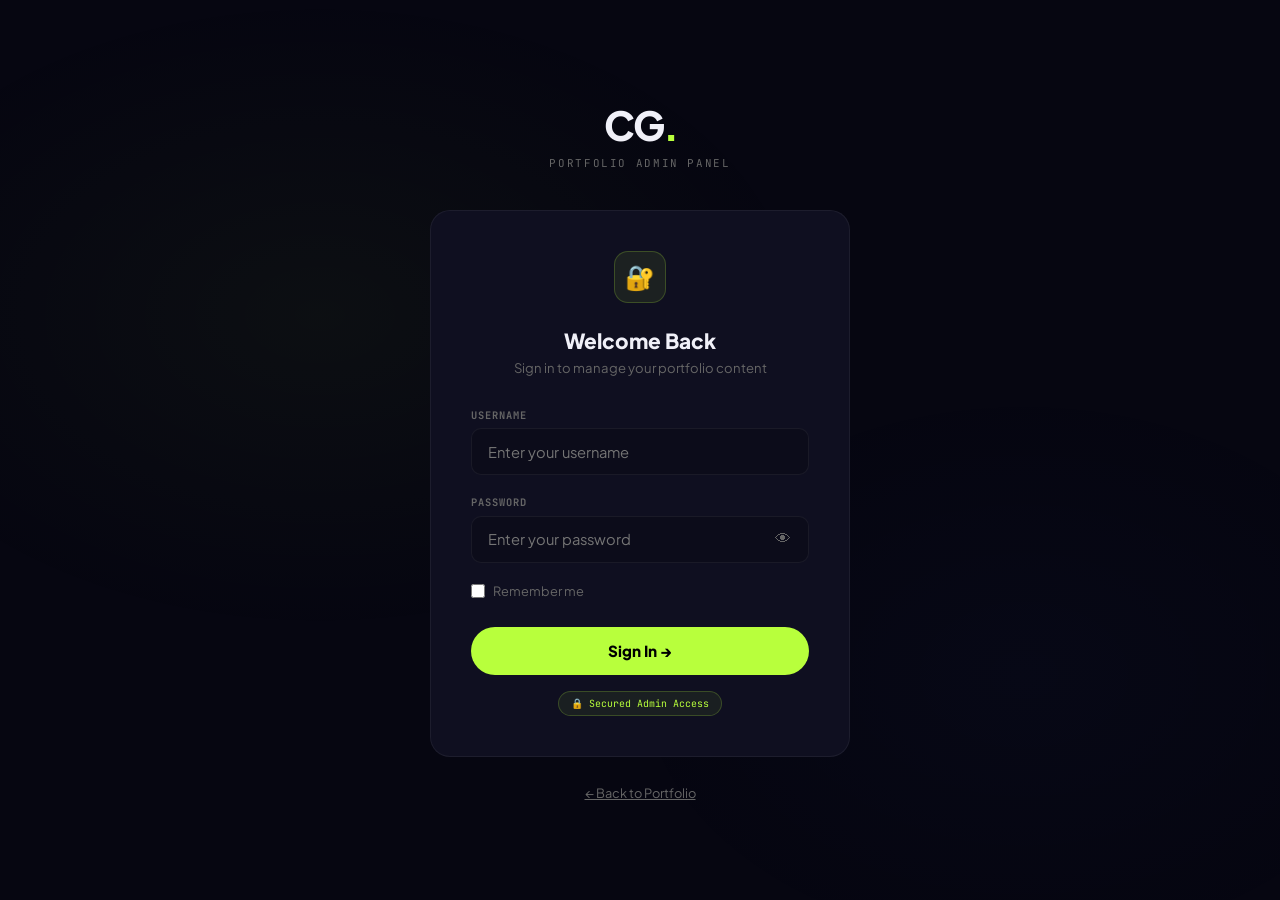
<file: admin/index.html>
<!DOCTYPE html>
<html lang="en">
<head>
<meta charset="UTF-8"/>
<meta name="viewport" content="width=device-width,initial-scale=1.0"/>
<title>Admin Panel — Chandru Govindaraj</title>
<link rel="preconnect" href="https://fonts.googleapis.com"/>
<link href="https://fonts.googleapis.com/css2?family=Plus+Jakarta+Sans:wght@400;500;600;700;800;900&family=JetBrains+Mono:wght@400;700&display=swap" rel="stylesheet"/>
<style>
/* ═══ TOKENS ═══ */
:root{
  --bg:#060611;--bg2:#0c0c1a;--bg3:#101020;
  --card:#0f0f20;--cardh:#161628;
  --acc:#b8ff3c;--acc2:#95d420;
  --txt:#f0f0f8;--muted:#666680;
  --bdr:rgba(255,255,255,0.06);--bdra:rgba(184,255,60,0.2);
  --r:14px;--rs:10px;
  --ease:cubic-bezier(.4,0,.2,1);--T:.28s;
  --f1:'Plus Jakarta Sans',sans-serif;--f2:'JetBrains Mono',monospace;
}
*{box-sizing:border-box;margin:0;padding:0}
body{background:var(--bg);color:var(--txt);font-family:var(--f1);-webkit-font-smoothing:antialiased;min-height:100vh;}
a{text-decoration:none;color:inherit;}
button{font-family:var(--f1);cursor:pointer;}
::selection{background:var(--acc);color:#000;}

/* ═══ LAYOUT ═══ */
.layout{display:grid;grid-template-columns:260px 1fr;min-height:100vh;}

/* ═══ SIDEBAR ═══ */
.sidebar{
  background:var(--bg2);border-right:1px solid var(--bdr);
  display:flex;flex-direction:column;
  position:sticky;top:0;height:100vh;overflow-y:auto;
  transition:transform var(--T) var(--ease);
  z-index:200;
}
.sb-brand{
  display:flex;align-items:center;gap:.75rem;
  padding:1.35rem 1.25rem;border-bottom:1px solid var(--bdr);flex-shrink:0;
}
.sb-logo{font-size:1.3rem;font-weight:900;letter-spacing:-1px;}
.sb-logo span{color:var(--acc);}
.sb-tag{font-family:var(--f2);font-size:.6rem;color:var(--muted);letter-spacing:.1em;text-transform:uppercase;margin-left:.25rem;}
.sb-x{display:none;margin-left:auto;background:none;border:none;color:var(--muted);font-size:1.1rem;}
.sb-nav{padding:.75rem;flex:1;display:flex;flex-direction:column;gap:.2rem;}
.sb-item{
  display:flex;align-items:center;gap:.75rem;width:100%;
  padding:.82rem 1rem;border-radius:var(--rs);
  background:none;border:none;color:var(--muted);
  font-size:.875rem;font-weight:500;text-align:left;
  transition:background var(--T),color var(--T),border-color var(--T);
}
.sb-item:hover{background:var(--card);color:var(--txt);}
.sb-item.on{background:rgba(184,255,60,0.08);color:var(--acc);border:1px solid var(--bdra);}
.sb-footer{padding:1rem 1.25rem;border-top:1px solid var(--bdr);display:flex;flex-direction:column;gap:.35rem;flex-shrink:0;}
.sb-foot-btn{
  display:flex;align-items:center;gap:.5rem;
  padding:.58rem .85rem;border-radius:var(--rs);
  background:none;border:none;color:var(--muted);
  font-size:.8rem;text-align:left;font-family:var(--f1);
  transition:background var(--T),color var(--T);text-decoration:none;
}
.sb-foot-btn:hover{background:var(--card);color:var(--txt);}
.sb-foot-btn.red:hover{color:#ff7070;background:rgba(255,70,70,.07);}

/* ═══ MAIN ═══ */
.main{display:flex;flex-direction:column;min-height:100vh;}

/* ═══ TOPBAR ═══ */
.topbar{
  display:flex;align-items:center;gap:1rem;
  padding:.95rem 2rem;background:var(--bg2);
  border-bottom:1px solid var(--bdr);
  position:sticky;top:0;z-index:50;flex-shrink:0;
}
.tb-burger{display:none;background:none;border:none;color:var(--txt);font-size:1.3rem;}
.tb-title{font-size:1rem;font-weight:700;flex:1;}
.tb-right{display:flex;align-items:center;gap:1rem;}
.saved-lbl{font-family:var(--f2);font-size:.7rem;color:var(--acc);opacity:0;transition:opacity .3s;}
.saved-lbl.on{opacity:1;}
.btn-save{
  padding:.55rem 1.35rem;background:var(--acc);color:#000;
  font-size:.82rem;font-weight:800;border:none;border-radius:50px;
  transition:transform var(--T),box-shadow var(--T);
}
.btn-save:hover{transform:translateY(-2px);box-shadow:0 8px 24px rgba(184,255,60,.22);}

/* ═══ TABS ═══ */
.tab{display:none;padding:2rem;animation:tabIn .3s var(--ease);}
.tab.on{display:block;}
@keyframes tabIn{from{opacity:0;transform:translateY(10px)}to{opacity:1;transform:none}}
.tab-title{font-size:1.15rem;font-weight:800;margin-bottom:1.5rem;}
.tab-row{display:flex;align-items:center;justify-content:space-between;margin-bottom:1.5rem;}
.tab-row .tab-title{margin-bottom:0;}

/* ═══ CARDS ═══ */
.panel{
  background:var(--card);border:1px solid var(--bdr);
  border-radius:var(--r);padding:1.75rem;margin-bottom:1.5rem;
}

/* ═══ FORMS ═══ */
.fgrid{display:grid;grid-template-columns:1fr 1fr;gap:1.1rem;}
.fg{display:flex;flex-direction:column;gap:.42rem;}
.fg.full{grid-column:1/-1;}
.fg label{font-family:var(--f2);font-size:.65rem;font-weight:700;color:var(--muted);text-transform:uppercase;letter-spacing:.08em;}
.fg input,.fg textarea,.fg select{
  background:var(--bg2);border:1.5px solid var(--bdr);
  border-radius:var(--rs);padding:.78rem 1rem;
  color:var(--txt);font-family:var(--f1);font-size:.88rem;
  outline:none;resize:vertical;
  transition:border-color var(--T),box-shadow var(--T);
}
.fg input:focus,.fg textarea:focus,.fg select:focus{
  border-color:var(--acc);box-shadow:0 0 0 3px rgba(184,255,60,0.07);
}

/* ═══ ADD BUTTON ═══ */
.btn-add{
  padding:.5rem 1.1rem;background:rgba(184,255,60,0.07);
  border:1px solid var(--bdra);border-radius:50px;
  color:var(--acc);font-size:.82rem;font-weight:700;
  transition:background var(--T),color var(--T);
}
.btn-add:hover{background:var(--acc);color:#000;}

/* ═══ ITEM LIST ═══ */
.ilist{display:flex;flex-direction:column;gap:.85rem;}
.icard{
  background:var(--card);border:1px solid var(--bdr);
  border-radius:var(--r);overflow:hidden;
  transition:border-color var(--T);
}
.icard:hover{border-color:var(--bdra);}
.icard-head{
  display:flex;align-items:center;gap:.85rem;
  padding:1rem 1.25rem;cursor:pointer;user-select:none;
  transition:background var(--T);
}
.icard-head:hover{background:var(--cardh);}
.ic-emoji{font-size:1.5rem;flex-shrink:0;}
.ic-label{font-size:.92rem;font-weight:600;flex:1;min-width:0;overflow:hidden;text-overflow:ellipsis;white-space:nowrap;}
.ic-meta{font-size:.72rem;color:var(--muted);white-space:nowrap;margin-right:.5rem;}
.ic-chev{color:var(--muted);font-size:.8rem;transition:transform var(--T);flex-shrink:0;}
.ic-chev.open{transform:rotate(180deg);}
.ic-del{
  padding:.3rem .7rem;background:none;border:1px solid transparent;
  border-radius:6px;font-size:.72rem;color:var(--muted);flex-shrink:0;
  transition:border-color var(--T),color var(--T);
}
.ic-del:hover{border-color:#ff7070;color:#ff7070;}
.icard-body{
  display:none;padding:0 1.25rem 1.25rem;
  border-top:1px solid var(--bdr);
}
.icard-body.open{display:block;}
.icard-body .fgrid{margin-top:1.15rem;}
.rng-row{display:flex;align-items:center;gap:.85rem;}
.rng-row input[type=range]{flex:1;accent-color:var(--acc);}
.rng-val{font-family:var(--f2);font-size:.8rem;font-weight:700;color:var(--acc);width:38px;text-align:right;}

/* ═══ PASSWORD PANEL ═══ */
.pw-info{font-size:.82rem;color:var(--muted);margin-bottom:1.25rem;line-height:1.6;}

/* ═══ TOAST ═══ */
.toast{
  position:fixed;bottom:2rem;right:2rem;
  background:var(--acc);color:#000;
  padding:.8rem 1.5rem;border-radius:50px;
  font-size:.88rem;font-weight:700;
  opacity:0;transform:translateY(16px);
  transition:.3s ease;pointer-events:none;z-index:999;
}
.toast.on{opacity:1;transform:translateY(0);}

/* ═══ RESPONSIVE ═══ */
@media(max-width:768px){
  .layout{grid-template-columns:1fr;}
  .sidebar{
    position:fixed;left:-280px;top:0;bottom:0;width:260px;
    box-shadow:0 0 40px rgba(0,0,0,.6);
  }
  .sidebar.open{left:0;}
  .sb-x{display:block;}
  .tb-burger{display:block;}
  .tab{padding:1.25rem;}
  .fgrid{grid-template-columns:1fr;}
  .fg.full{grid-column:1;}
}
</style>
</head>
<body>

<!-- AUTH GUARD - simple, no loop -->
<script>
(function(){
  var ok = sessionStorage.getItem("cg_auth")==="1" || localStorage.getItem("cg_auth_persist")==="1";
  if(!ok){ window.location.replace("login.html"); }
})();
</script>

<div class="layout">

  <!-- SIDEBAR -->
  <aside class="sidebar" id="sb">
    <div class="sb-brand">
      <div>
        <div class="sb-logo">CG<span>.</span><span class="sb-tag">Admin</span></div>
      </div>
      <button class="sb-x" id="sbX">✕</button>
    </div>
    <nav class="sb-nav">
      <button class="sb-item on" data-tab="profile">👤&nbsp; Profile</button>
      <button class="sb-item"    data-tab="skills" >⚡&nbsp; Skills</button>
      <button class="sb-item"    data-tab="projects">🚀&nbsp; Projects</button>
      <button class="sb-item"    data-tab="certs"  >📜&nbsp; Certifications</button>
      <button class="sb-item"    data-tab="passwd" >🔑&nbsp; Change Password</button>
    </nav>
    <div class="sb-footer">
      <a href="../index.html" target="_blank" class="sb-foot-btn">↗&nbsp; View Live Site</a>
      <button class="sb-foot-btn red" id="logoutBtn">⎋&nbsp; Logout</button>
      <button class="sb-foot-btn red" id="resetBtn" >↺&nbsp; Reset to Defaults</button>
    </div>
  </aside>

  <!-- MAIN -->
  <main class="main">

    <!-- TOPBAR -->
    <div class="topbar">
      <button class="tb-burger" id="tbBurger">☰</button>
      <div class="tb-title" id="tbTitle">Profile</div>
      <div class="tb-right">
        <span class="saved-lbl" id="savedLbl">✓ Saved!</span>
        <button class="btn-save" onclick="saveAll()">Save Changes</button>
      </div>
    </div>

    <!-- ── PROFILE TAB ── -->
    <div class="tab on" id="tab-profile">
      <div class="tab-title">Profile Information</div>
      <div class="panel">
        <div class="fgrid">
          <div class="fg"><label>Full Name</label><input id="pName" type="text" placeholder="Chandru Govindaraj"/></div>
          <div class="fg"><label>Short Title</label><input id="pTitle" type="text" placeholder="ECE Engineer · IoT Builder"/></div>
          <div class="fg full"><label>Bio / Tagline</label><textarea id="pBio" rows="3" placeholder="Describe yourself..."></textarea></div>
          <div class="fg"><label>Email</label><input id="pEmail" type="email" placeholder="your@email.com"/></div>
          <div class="fg"><label>Phone</label><input id="pPhone" type="text" placeholder="+91 93459 88466"/></div>
          <div class="fg"><label>LinkedIn Username</label><input id="pLinkedin" type="text" placeholder="chandru-govindaraj-843799256"/></div>
          <div class="fg"><label>Blog URL</label><input id="pBlog" type="url" placeholder="https://..."/></div>
          <div class="fg"><label>Location</label><input id="pLocation" type="text" placeholder="Dharmapuri, Tamil Nadu"/></div>
          <div class="fg full"><label>Full Address</label><textarea id="pAddress" rows="2" placeholder="Street, City, State, PIN"></textarea></div>
        </div>
      </div>
    </div>

    <!-- ── SKILLS TAB ── -->
    <div class="tab" id="tab-skills">
      <div class="tab-row">
        <div class="tab-title">Skills</div>
        <button class="btn-add" onclick="addSkill()">+ Add Skill</button>
      </div>
      <div class="ilist" id="skillsList"></div>
    </div>

    <!-- ── PROJECTS TAB ── -->
    <div class="tab" id="tab-projects">
      <div class="tab-row">
        <div class="tab-title">Projects</div>
        <button class="btn-add" onclick="addProject()">+ Add Project</button>
      </div>
      <div class="ilist" id="projectsList"></div>
    </div>

    <!-- ── CERTS TAB ── -->
    <div class="tab" id="tab-certs">
      <div class="tab-row">
        <div class="tab-title">Certifications &amp; Events</div>
        <button class="btn-add" onclick="addCert()">+ Add Certification</button>
      </div>
      <div class="ilist" id="certsList"></div>
    </div>

    <!-- ── PASSWORD TAB ── -->
    <div class="tab" id="tab-passwd">
      <div class="tab-title">Change Admin Credentials</div>
      <div class="panel">
        <p class="pw-info">Update your admin username and password. After saving, use the new credentials next time you log in.</p>
        <div class="fgrid">
          <div class="fg"><label>New Username</label><input id="newU" type="text" placeholder="admin"/></div>
          <div class="fg"><label>New Password</label><input id="newP" type="password" placeholder="••••••••"/></div>
          <div class="fg"><label>Confirm Password</label><input id="newP2" type="password" placeholder="••••••••"/></div>
          <div class="fg" style="justify-content:flex-end;padding-top:1rem;">
            <button class="btn-save" style="width:fit-content" onclick="changePw()">Update Credentials</button>
          </div>
        </div>
      </div>
    </div>

  </main>
</div>

<div class="toast" id="toast"></div>

<script>
/* ════════════════════════════════════
   DATA
════════════════════════════════════ */
const DEFAULT = {
  profile:{
    name:"Chandru Govindaraj",title:"ECE Engineer · IoT Builder · Innovator",
    bio:"Final-year ECE student at United Institute of Technology, Coimbatore — building smart embedded systems, IoT solutions & creative tech.",
    email:"thekingmakerchandru@gmail.com",phone:"9345988466",
    linkedin:"chandru-govindaraj-843799256",
    blog:"https://chandrugembeddedprojects.blogspot.com",
    location:"Dharmapuri, Tamil Nadu",
    address:"2/181, Gundalapatti (village), Hale Dharmapuri (post), Dharmapuri – 636701"
  },
  skills:[
    {icon:"🐍",name:"Python",level:"Basic",pct:35},
    {icon:"💻",name:"C Programming",level:"Basic",pct:40},
    {icon:"🔌",name:"Embedded Systems",level:"Pursuing",pct:58},
    {icon:"📡",name:"IoT Systems",level:"Intermediate",pct:62},
    {icon:"🧠",name:"CNN / AI",level:"Exposure",pct:30},
    {icon:"🎨",name:"Design & Creativity",level:"Passionate",pct:78},
    {icon:"📣",name:"Communication",level:"Strong",pct:82},
    {icon:"🚀",name:"Product Thinking",level:"Strong",pct:72},
    {icon:"⚡",name:"Circuit Design",level:"Intermediate",pct:55},
    {icon:"📊",name:"Marketing",level:"Interested",pct:60}
  ],
  projects:[
    {emoji:"👶",bg:"linear-gradient(135deg,#0f1a2e,#0a1520)",tag:"Final Year Project · 2026",title:"Smart Baby Incubator",desc:"IoT-powered neonatal incubator with real-time monitoring of temperature, humidity & SpO₂ — designed for rural healthcare settings with remote doctor alerts.",link:"https://chandrugembeddedprojects.blogspot.com/2026/05/smart-baby-incubator-monitoring-and.html",github:""},
    {emoji:"❤️",bg:"linear-gradient(135deg,#1e0a0a,#180808)",tag:"Mini Project · 2025",title:"Portable IoT ECG Monitor",desc:"Cloud-connected portable ECG that captures heart data, transmits remotely, and enables real-time diagnosis by physicians from anywhere.",link:"https://chandrugembeddedprojects.blogspot.com/2026/03/portable-iot-based-ecg-monitoring.html",github:""},
    {emoji:"☀️",bg:"linear-gradient(135deg,#1a1500,#120f00)",tag:"Mini Project · 2025",title:"Solar Charger Circuit",desc:"Renewable energy harvesting circuit built from scratch — demonstrating solar charging, efficient charge management and battery protection.",link:"https://chandrugembeddedprojects.blogspot.com/2026/03/solar-charger-with-basic-electronics.html",github:""},
    {emoji:"🌱",bg:"linear-gradient(135deg,#081a08,#051205)",tag:"Intl. Conference · ICEICST 2025",title:"Smart Irrigation via CNN",desc:"CNN-based smart irrigation that uses computer vision to detect crop health and auto-optimize water usage. Presented at ICEICST 2025.",link:"",github:""},
    {emoji:"🌐",bg:"linear-gradient(135deg,#0a0a1f,#101030)",tag:"Personal Project · May 2026",title:"Portfolio Website",desc:"Designed & deployed a full professional portfolio on GitHub Pages. Features particle animations, animated SVG avatar, secured admin panel with login auth, skill bars, scroll-reveal effects and fully responsive design.",link:"https://chandru0310.github.io",github:""}
  ],
  certs:[
    {icon:"📜",name:"NPTEL – Soft Skills & Personality Development",body:"National Programme on Technology Enhanced Learning (IITs)",year:"2023"},
    {icon:"🤖",name:"NPTEL – Automation in Manufacturing",body:"National Programme on Technology Enhanced Learning (IITs)",year:"2025"},
    {icon:"🌍",name:"International Conference – ICEICST 2025",body:"Presented: Smart Irrigation System Using CNN",year:"2025"},
    {icon:"🏭",name:"Twin Booster Panel Assembly Training",body:"Spares Factory Company — Industrial Training",year:"2024"},
    {icon:"💡",name:"Entrepreneurship Development Program",body:"Student Entrepreneur Workshop",year:"2024"}
  ]
};

function loadD(){try{const s=localStorage.getItem("cgpf");return s?JSON.parse(s):JSON.parse(JSON.stringify(DEFAULT));}catch(e){return JSON.parse(JSON.stringify(DEFAULT));}}
function saveD(d){localStorage.setItem("cgpf",JSON.stringify(d));}

let D = loadD();

/* ════════════════════════════════════
   UI HELPERS
════════════════════════════════════ */
function toast(msg){
  const t=document.getElementById("toast");
  t.textContent=msg;t.classList.add("on");
  setTimeout(()=>t.classList.remove("on"),2500);
}
function showSaved(){
  const s=document.getElementById("savedLbl");
  s.classList.add("on");setTimeout(()=>s.classList.remove("on"),2000);
}

/* ════════════════════════════════════
   TABS
════════════════════════════════════ */
const tabNames = {profile:"Profile",skills:"Skills",projects:"Projects",certs:"Certifications",passwd:"Change Password"};
document.querySelectorAll(".sb-item").forEach(btn=>{
  btn.addEventListener("click",()=>{
    document.querySelectorAll(".sb-item").forEach(b=>b.classList.remove("on"));
    document.querySelectorAll(".tab").forEach(t=>t.classList.remove("on"));
    btn.classList.add("on");
    document.getElementById("tab-"+btn.dataset.tab).classList.add("on");
    document.getElementById("tbTitle").textContent = tabNames[btn.dataset.tab]||"";
    closeSB();
  });
});

/* ════════════════════════════════════
   SIDEBAR MOBILE
════════════════════════════════════ */
const sb=document.getElementById("sb");
document.getElementById("tbBurger").addEventListener("click",()=>sb.classList.add("open"));
document.getElementById("sbX").addEventListener("click",closeSB);
function closeSB(){sb.classList.remove("open");}

/* ════════════════════════════════════
   LOGOUT
════════════════════════════════════ */
document.getElementById("logoutBtn").addEventListener("click",()=>{
  sessionStorage.removeItem("cg_auth");
  localStorage.removeItem("cg_auth_persist");
  window.location.replace("login.html");
});

/* ════════════════════════════════════
   RESET
════════════════════════════════════ */
document.getElementById("resetBtn").addEventListener("click",()=>{
  if(!confirm("Reset ALL portfolio data to defaults? This cannot be undone.")) return;
  D = JSON.parse(JSON.stringify(DEFAULT));
  saveD(D);
  loadProfile();renderSkills();renderProjects();renderCerts();
  toast("↺ Reset to defaults!");
});

/* ════════════════════════════════════
   SAVE ALL (Ctrl+S)
════════════════════════════════════ */
function saveAll(){
  collectProfile();
  saveD(D);
  showSaved();
  toast("✓ Portfolio saved! Changes are live.");
}
document.addEventListener("keydown",e=>{
  if((e.ctrlKey||e.metaKey)&&e.key==="s"){e.preventDefault();saveAll();}
});

/* ════════════════════════════════════
   PROFILE
════════════════════════════════════ */
function loadProfile(){
  const p=D.profile;
  document.getElementById("pName").value     = p.name||"";
  document.getElementById("pTitle").value    = p.title||"";
  document.getElementById("pBio").value      = p.bio||"";
  document.getElementById("pEmail").value    = p.email||"";
  document.getElementById("pPhone").value    = p.phone||"";
  document.getElementById("pLinkedin").value = p.linkedin||"";
  document.getElementById("pBlog").value     = p.blog||"";
  document.getElementById("pLocation").value = p.location||"";
  document.getElementById("pAddress").value  = p.address||"";
}
function collectProfile(){
  D.profile={
    name:     document.getElementById("pName").value,
    title:    document.getElementById("pTitle").value,
    bio:      document.getElementById("pBio").value,
    email:    document.getElementById("pEmail").value,
    phone:    document.getElementById("pPhone").value,
    linkedin: document.getElementById("pLinkedin").value,
    blog:     document.getElementById("pBlog").value,
    location: document.getElementById("pLocation").value,
    address:  document.getElementById("pAddress").value,
  };
}

/* ════════════════════════════════════
   CHANGE PASSWORD
════════════════════════════════════ */
function changePw(){
  const u=document.getElementById("newU").value.trim();
  const p=document.getElementById("newP").value;
  const p2=document.getElementById("newP2").value;
  if(!u||!p){toast("⚠ Enter username and password.");return;}
  if(p!==p2){toast("⚠ Passwords do not match.");return;}
  if(p.length<6){toast("⚠ Password must be at least 6 characters.");return;}
  localStorage.setItem("cg_cu",u);
  localStorage.setItem("cg_cp",p);
  document.getElementById("newU").value="";
  document.getElementById("newP").value="";
  document.getElementById("newP2").value="";
  toast("✓ Credentials updated! Use them on next login.");
}

/* ════════════════════════════════════
   TOGGLE EXPAND
════════════════════════════════════ */
function tog(bodyId,chevId){
  const b=document.getElementById(bodyId);
  const c=document.getElementById(chevId);
  if(!b)return;
  b.classList.toggle("open");
  if(c)c.classList.toggle("open");
}

/* ════════════════════════════════════
   SKILLS
════════════════════════════════════ */
function renderSkills(){
  document.getElementById("skillsList").innerHTML=D.skills.map((s,i)=>`
    <div class="icard">
      <div class="icard-head" onclick="tog('skb${i}','skc${i}')">
        <div class="ic-emoji">${s.icon}</div>
        <div class="ic-label">${s.name}</div>
        <div class="ic-meta">${s.level} · ${s.pct}%</div>
        <span class="ic-chev" id="skc${i}">▼</span>
        <button class="ic-del" onclick="event.stopPropagation();delSkill(${i})">Delete</button>
      </div>
      <div class="icard-body" id="skb${i}">
        <div class="fgrid">
          <div class="fg"><label>Icon (Emoji)</label><input type="text" value="${s.icon}" oninput="D.skills[${i}].icon=this.value"/></div>
          <div class="fg"><label>Skill Name</label><input type="text" value="${s.name}" oninput="D.skills[${i}].name=this.value"/></div>
          <div class="fg"><label>Level Label</label><input type="text" value="${s.level}" placeholder="e.g. Intermediate" oninput="D.skills[${i}].level=this.value"/></div>
          <div class="fg">
            <label>Proficiency — <span id="spv${i}">${s.pct}%</span></label>
            <div class="rng-row">
              <input type="range" min="0" max="100" value="${s.pct}" oninput="D.skills[${i}].pct=+this.value;document.getElementById('spv${i}').textContent=this.value+'%'"/>
              <span class="rng-val" id="srv${i}">${s.pct}%</span>
            </div>
          </div>
        </div>
      </div>
    </div>`).join("");
}
function delSkill(i){if(!confirm("Delete this skill?"))return;D.skills.splice(i,1);renderSkills();}
function addSkill(){
  D.skills.push({icon:"⭐",name:"New Skill",level:"Beginner",pct:50});
  renderSkills();
  const all=document.querySelectorAll("#skillsList .icard");
  const last=all[all.length-1];
  if(last){last.scrollIntoView({behavior:"smooth"});setTimeout(()=>tog(`skb${D.skills.length-1}`,`skc${D.skills.length-1}`),200);}
}

/* ════════════════════════════════════
   PROJECTS
════════════════════════════════════ */
function renderProjects(){
  document.getElementById("projectsList").innerHTML=D.projects.map((p,i)=>`
    <div class="icard">
      <div class="icard-head" onclick="tog('pjb${i}','pjc${i}')">
        <div class="ic-emoji">${p.emoji}</div>
        <div class="ic-label">${p.title}</div>
        <div class="ic-meta">${(p.tag||"").substring(0,26)}…</div>
        <span class="ic-chev" id="pjc${i}">▼</span>
        <button class="ic-del" onclick="event.stopPropagation();delProject(${i})">Delete</button>
      </div>
      <div class="icard-body" id="pjb${i}">
        <div class="fgrid">
          <div class="fg"><label>Emoji Icon</label><input type="text" value="${p.emoji}" oninput="D.projects[${i}].emoji=this.value"/></div>
          <div class="fg"><label>Tag / Category</label><input type="text" value="${p.tag}" oninput="D.projects[${i}].tag=this.value"/></div>
          <div class="fg full"><label>Project Title</label><input type="text" value="${p.title}" oninput="D.projects[${i}].title=this.value"/></div>
          <div class="fg full"><label>Description</label><textarea rows="3" oninput="D.projects[${i}].desc=this.value">${p.desc}</textarea></div>
          <div class="fg"><label>Live / Blog URL</label><input type="url" value="${p.link}" placeholder="https://..." oninput="D.projects[${i}].link=this.value"/></div>
          <div class="fg"><label>GitHub URL</label><input type="url" value="${p.github}" placeholder="https://github.com/..." oninput="D.projects[${i}].github=this.value"/></div>
          <div class="fg full"><label>Thumbnail Gradient (CSS)</label><input type="text" value="${p.bg}" placeholder="linear-gradient(...)" oninput="D.projects[${i}].bg=this.value"/></div>
        </div>
      </div>
    </div>`).join("");
}
function delProject(i){if(!confirm("Delete this project?"))return;D.projects.splice(i,1);renderProjects();}
function addProject(){
  D.projects.push({emoji:"🔧",bg:"linear-gradient(135deg,#0f1a2e,#0a1520)",tag:"Project · "+new Date().getFullYear(),title:"New Project",desc:"Describe your project here.",link:"",github:""});
  renderProjects();
  const all=document.querySelectorAll("#projectsList .icard");
  const last=all[all.length-1];
  if(last){last.scrollIntoView({behavior:"smooth"});setTimeout(()=>tog(`pjb${D.projects.length-1}`,`pjc${D.projects.length-1}`),200);}
}

/* ════════════════════════════════════
   CERTIFICATIONS
════════════════════════════════════ */
function renderCerts(){
  document.getElementById("certsList").innerHTML=D.certs.map((c,i)=>`
    <div class="icard">
      <div class="icard-head" onclick="tog('ctb${i}','ctc${i}')">
        <div class="ic-emoji">${c.icon}</div>
        <div class="ic-label">${c.name}</div>
        <div class="ic-meta">${c.year}</div>
        <span class="ic-chev" id="ctc${i}">▼</span>
        <button class="ic-del" onclick="event.stopPropagation();delCert(${i})">Delete</button>
      </div>
      <div class="icard-body" id="ctb${i}">
        <div class="fgrid">
          <div class="fg"><label>Icon (Emoji)</label><input type="text" value="${c.icon}" oninput="D.certs[${i}].icon=this.value"/></div>
          <div class="fg"><label>Year</label><input type="text" value="${c.year}" oninput="D.certs[${i}].year=this.value"/></div>
          <div class="fg full"><label>Certificate / Event Name</label><input type="text" value="${c.name}" oninput="D.certs[${i}].name=this.value"/></div>
          <div class="fg full"><label>Issuing Body / Description</label><input type="text" value="${c.body}" oninput="D.certs[${i}].body=this.value"/></div>
        </div>
      </div>
    </div>`).join("");
}
function delCert(i){if(!confirm("Delete this certification?"))return;D.certs.splice(i,1);renderCerts();}
function addCert(){
  D.certs.push({icon:"📜",name:"New Certification",body:"Issuing Organization",year:new Date().getFullYear().toString()});
  renderCerts();
  const all=document.querySelectorAll("#certsList .icard");
  const last=all[all.length-1];
  if(last){last.scrollIntoView({behavior:"smooth"});setTimeout(()=>tog(`ctb${D.certs.length-1}`,`ctc${D.certs.length-1}`),200);}
}

/* ════════════════════════════════════
   INIT
════════════════════════════════════ */
loadProfile();
renderSkills();
renderProjects();
renderCerts();
</script>
</body>
</html>
</file>
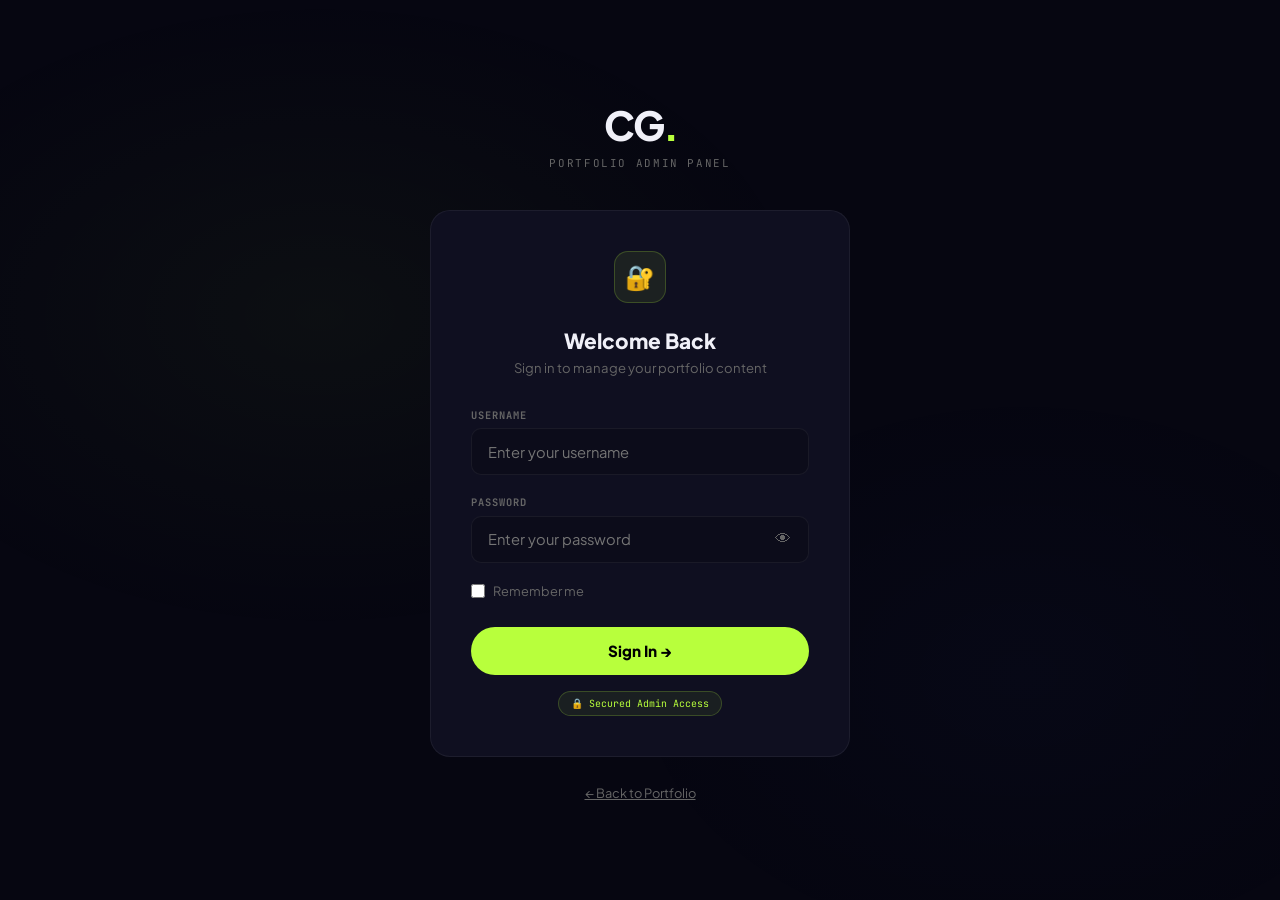
<file: admin/login.html>
<!DOCTYPE html>
<html lang="en">
<head>
<meta charset="UTF-8"/>
<meta name="viewport" content="width=device-width,initial-scale=1.0"/>
<title>Admin Login — Chandru Govindaraj</title>
<link rel="preconnect" href="https://fonts.googleapis.com"/>
<link href="https://fonts.googleapis.com/css2?family=Plus+Jakarta+Sans:wght@400;500;600;700;800;900&family=JetBrains+Mono:wght@400;700&display=swap" rel="stylesheet"/>
<style>
:root{
  --bg:#060611;--bg2:#0c0c1a;--card:#0f0f20;
  --acc:#b8ff3c;--txt:#f0f0f8;--muted:#666;
  --bdr:rgba(255,255,255,0.06);--bdra:rgba(184,255,60,0.2);
  --f1:'Plus Jakarta Sans',sans-serif;--f2:'JetBrains Mono',monospace;
}
*{box-sizing:border-box;margin:0;padding:0}
html,body{height:100%}
body{
  background:var(--bg);color:var(--txt);font-family:var(--f1);
  display:flex;align-items:center;justify-content:center;
  min-height:100vh;padding:2rem;-webkit-font-smoothing:antialiased;
}
body::before{
  content:'';position:fixed;inset:0;pointer-events:none;
  background:
    radial-gradient(ellipse 60% 55% at 25% 35%,rgba(184,255,60,0.04) 0%,transparent 65%),
    radial-gradient(ellipse 50% 50% at 80% 75%,rgba(80,130,255,0.025) 0%,transparent 65%);
}
.wrap{width:100%;max-width:420px;position:relative;z-index:1;animation:fadeIn .5s ease both;}
@keyframes fadeIn{from{opacity:0;transform:translateY(16px)}to{opacity:1;transform:none}}
.brand{text-align:center;margin-bottom:2.5rem;}
.brand-logo{font-size:2.5rem;font-weight:900;letter-spacing:-2px;margin-bottom:.35rem;}
.brand-logo span{color:var(--acc);}
.brand-sub{font-family:var(--f2);font-size:.68rem;color:var(--muted);letter-spacing:.15em;text-transform:uppercase;}
.card{
  background:var(--card);border:1px solid var(--bdr);
  border-radius:20px;padding:2.5rem;
}
.card-icon{
  width:52px;height:52px;background:rgba(184,255,60,0.08);border:1px solid var(--bdra);
  border-radius:14px;display:flex;align-items:center;justify-content:center;
  font-size:1.5rem;margin:0 auto 1.5rem;
}
.card h2{font-size:1.3rem;font-weight:800;margin-bottom:.3rem;text-align:center;}
.card p{font-size:.82rem;color:var(--muted);text-align:center;margin-bottom:2rem;}
.fg{display:flex;flex-direction:column;gap:.4rem;margin-bottom:1.25rem;}
.fg label{font-family:var(--f2);font-size:.65rem;font-weight:700;color:var(--muted);text-transform:uppercase;letter-spacing:.1em;}
.inp-wrap{position:relative;}
.fg input{
  width:100%;background:var(--bg2);border:1.5px solid var(--bdr);
  border-radius:10px;padding:.85rem 1rem;color:var(--txt);
  font-family:var(--f1);font-size:.92rem;outline:none;
  transition:border-color .25s,box-shadow .25s;
}
.fg input:focus{border-color:var(--acc);box-shadow:0 0 0 3px rgba(184,255,60,0.07);}
.eye-btn{
  position:absolute;right:.9rem;top:50%;transform:translateY(-50%);
  background:none;border:none;color:var(--muted);cursor:pointer;
  font-size:1rem;transition:color .2s;padding:4px;
}
.eye-btn:hover{color:var(--txt);}
.row{display:flex;align-items:center;justify-content:space-between;margin-bottom:1.75rem;}
.rem{display:flex;align-items:center;gap:.5rem;cursor:pointer;font-size:.8rem;color:var(--muted);}
.rem input[type=checkbox]{accent-color:var(--acc);width:14px;height:14px;}
.btn-login{
  width:100%;padding:.92rem;background:var(--acc);color:#000;
  font-family:var(--f1);font-size:.95rem;font-weight:800;
  border:none;border-radius:50px;cursor:pointer;
  position:relative;overflow:hidden;
  transition:transform .25s,box-shadow .25s;
}
.btn-login::before{
  content:'';position:absolute;inset:0;background:rgba(255,255,255,.25);
  transform:translateX(-110%) skewX(-18deg);transition:transform .5s;
}
.btn-login:hover::before{transform:translateX(110%) skewX(-18deg);}
.btn-login:hover{transform:translateY(-2px);box-shadow:0 12px 32px rgba(184,255,60,.25);}
.btn-login:disabled{opacity:.6;transform:none;cursor:not-allowed;}
.err{
  margin-top:1rem;padding:.75rem 1rem;
  background:rgba(255,70,70,.07);border:1px solid rgba(255,70,70,.2);
  border-radius:8px;font-size:.82rem;color:#ff7777;display:none;
}
.err.show{display:block;}
.back{display:block;text-align:center;margin-top:1.75rem;font-size:.8rem;color:var(--muted);transition:color .2s;}
.back:hover{color:var(--acc);}
.lock-badge{
  display:inline-flex;align-items:center;gap:.4rem;
  padding:.3rem .75rem;background:rgba(184,255,60,0.07);border:1px solid var(--bdra);
  border-radius:50px;font-family:var(--f2);font-size:.62rem;color:var(--acc);
  margin:1rem auto 0;width:fit-content;display:flex;
}
</style>
</head>
<body>

<div class="wrap">
  <div class="brand">
    <div class="brand-logo">CG<span>.</span></div>
    <div class="brand-sub">Portfolio Admin Panel</div>
  </div>

  <div class="card">
    <div class="card-icon">🔐</div>
    <h2>Welcome Back</h2>
    <p>Sign in to manage your portfolio content</p>

    <form id="lForm" onsubmit="doLogin(event)">
      <div class="fg">
        <label>Username</label>
        <input type="text" id="uname" placeholder="Enter your username" autocomplete="username" required/>
      </div>
      <div class="fg">
        <label>Password</label>
        <div class="inp-wrap">
          <input type="password" id="pw" placeholder="Enter your password" autocomplete="current-password" required/>
          <button type="button" class="eye-btn" id="eyeBtn" onclick="toggleEye()">👁</button>
        </div>
      </div>
      <div class="row">
        <label class="rem"><input type="checkbox" id="remMe"/> Remember me</label>
      </div>
      <button type="submit" class="btn-login" id="lBtn">Sign In →</button>
      <div class="err" id="errDiv">⚠ Incorrect username or password. Please try again.</div>
    </form>

    <div class="lock-badge">🔒 Secured Admin Access</div>
  </div>
  <a href="../index.html" class="back">← Back to Portfolio</a>
</div>

<script>
// ── CREDENTIALS ──
// Default: admin / Chandru@2004
// Can be changed from admin panel
function getCreds(){
  return {
    u: localStorage.getItem("cg_cu") || "admin",
    p: localStorage.getItem("cg_cp") || "Chandru@2004"
  };
}

// ── CHECK IF ALREADY LOGGED IN ──
// Only redirect to admin if explicitly logged in (not on every visit)
(function(){
  const session = sessionStorage.getItem("cg_auth");
  const persist = localStorage.getItem("cg_auth_persist");
  if(session === "1" || persist === "1"){
    window.location.replace("index.html");
  }
})();

// ── LOGIN ──
function doLogin(e){
  e.preventDefault();
  const btn = document.getElementById("lBtn");
  const err = document.getElementById("errDiv");
  const u   = document.getElementById("uname").value.trim();
  const p   = document.getElementById("pw").value;
  const rem = document.getElementById("remMe").checked;
  const c   = getCreds();

  btn.textContent = "Signing in…"; btn.disabled = true;
  err.classList.remove("show");

  setTimeout(()=>{
    if(u === c.u && p === c.p){
      sessionStorage.setItem("cg_auth","1");
      if(rem) localStorage.setItem("cg_auth_persist","1");
      window.location.replace("index.html");
    } else {
      err.classList.add("show");
      btn.textContent = "Sign In →"; btn.disabled = false;
      document.querySelector(".card").animate(
        [{transform:"translateX(-8px)"},{transform:"translateX(8px)"},{transform:"translateX(-5px)"},{transform:"translateX(5px)"},{transform:"translateX(0)"}],
        {duration:350,easing:"ease-in-out"}
      );
    }
  },700);
}

// ── EYE TOGGLE ──
function toggleEye(){
  const inp = document.getElementById("pw");
  const btn = document.getElementById("eyeBtn");
  if(inp.type==="password"){ inp.type="text"; btn.textContent="🙈"; }
  else { inp.type="password"; btn.textContent="👁"; }
}
</script>
</body>
</html>
</file>
